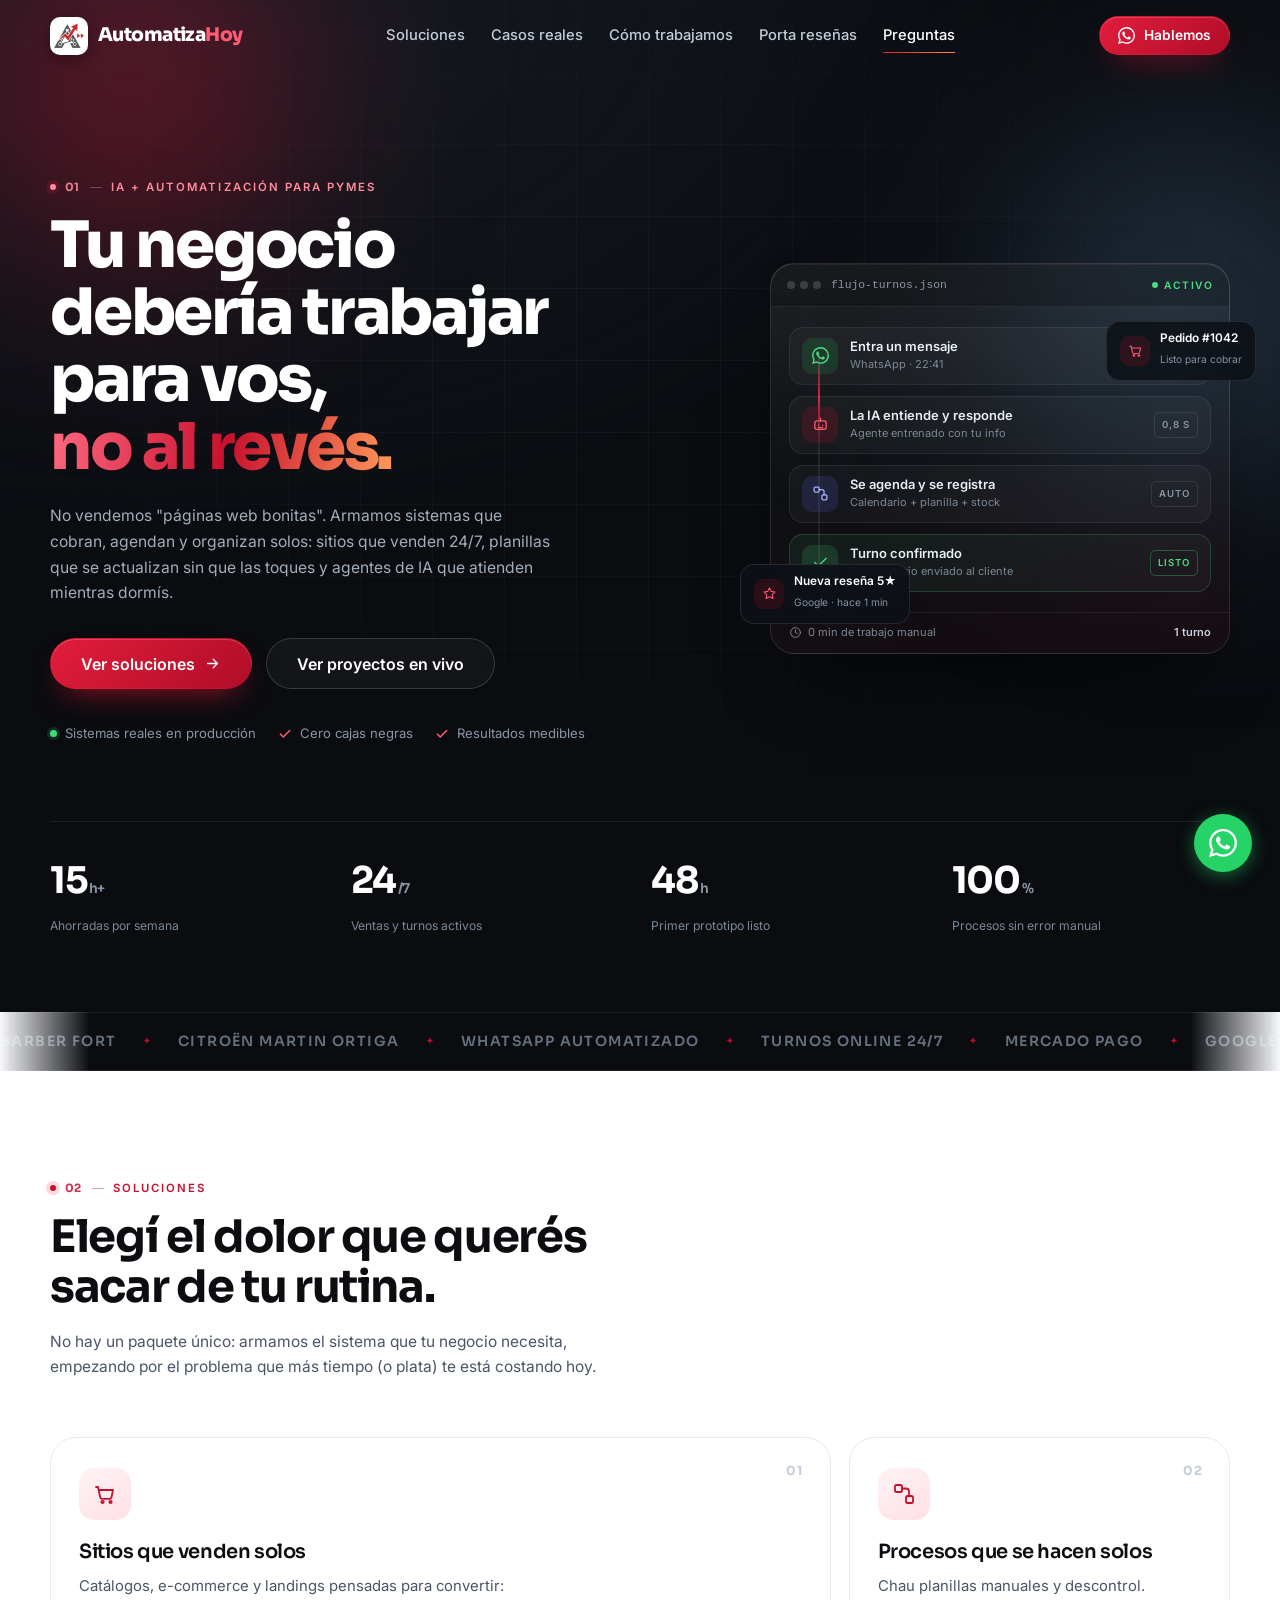
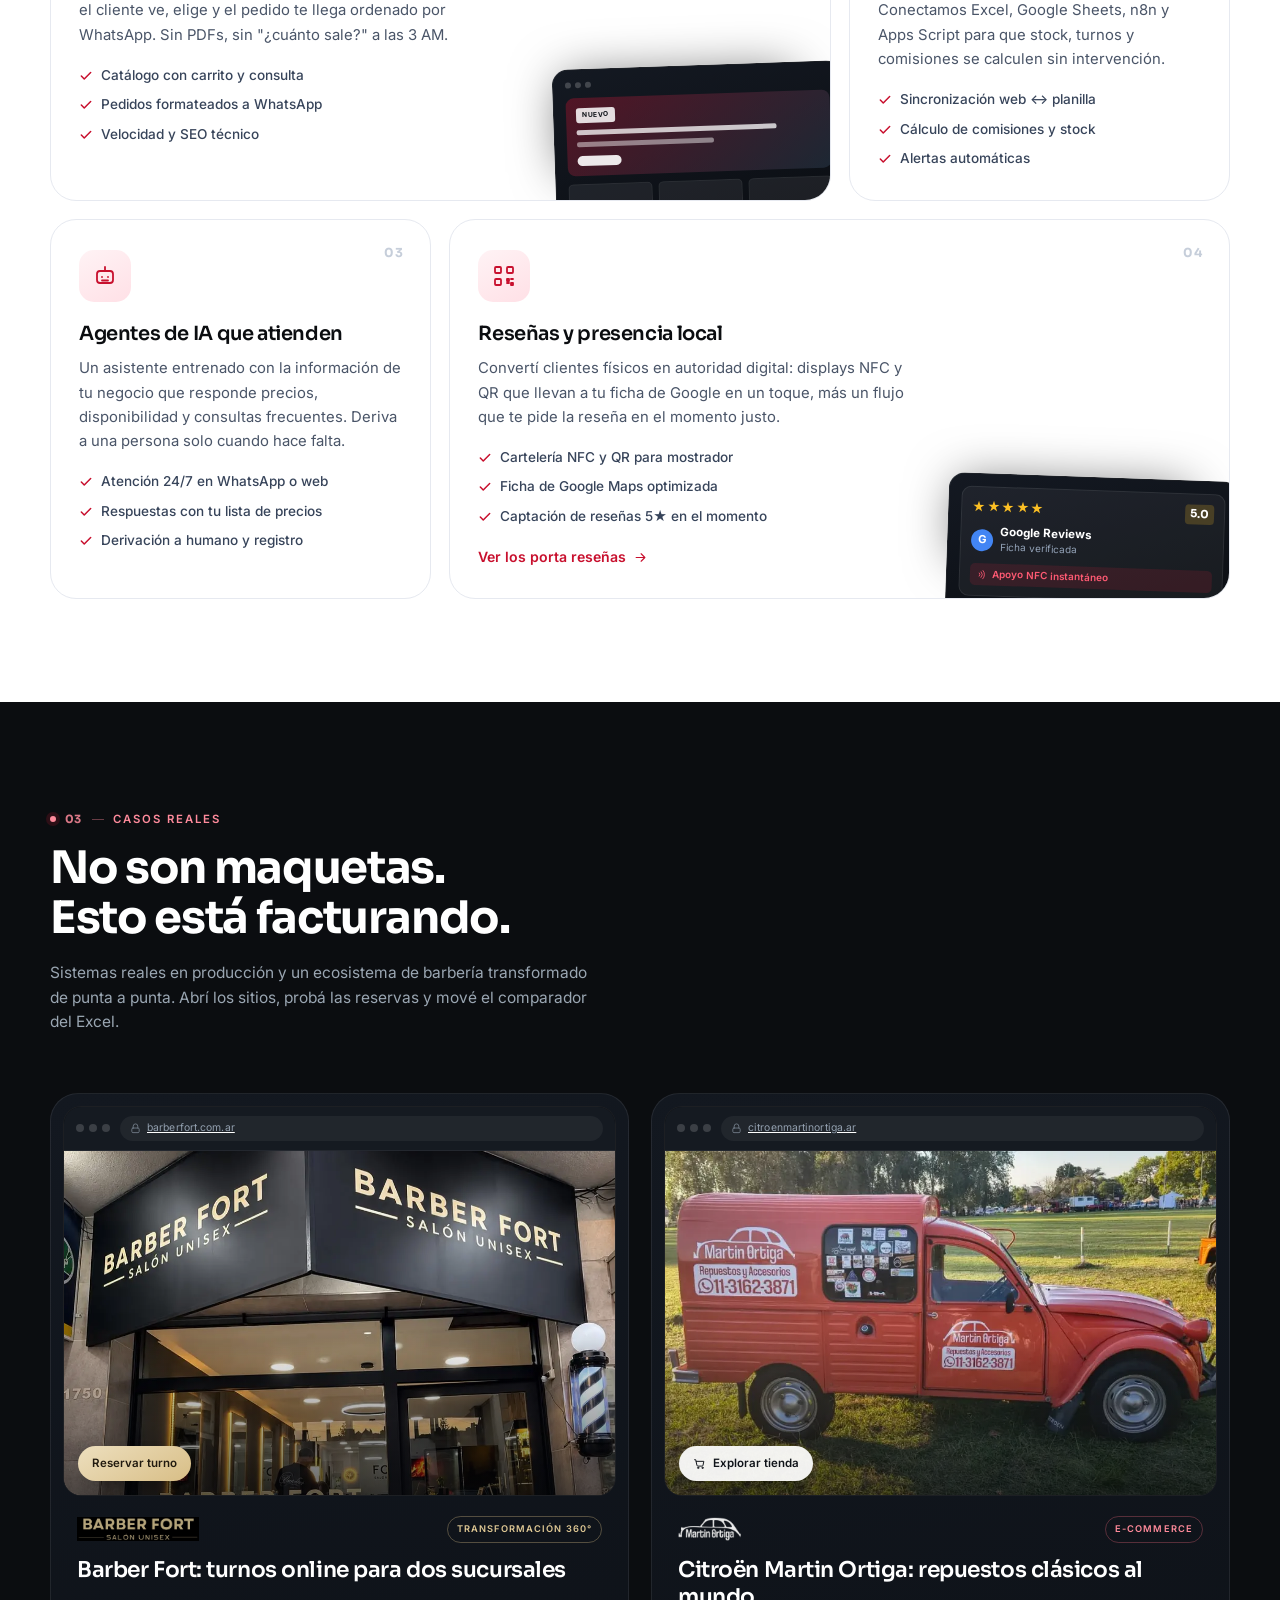
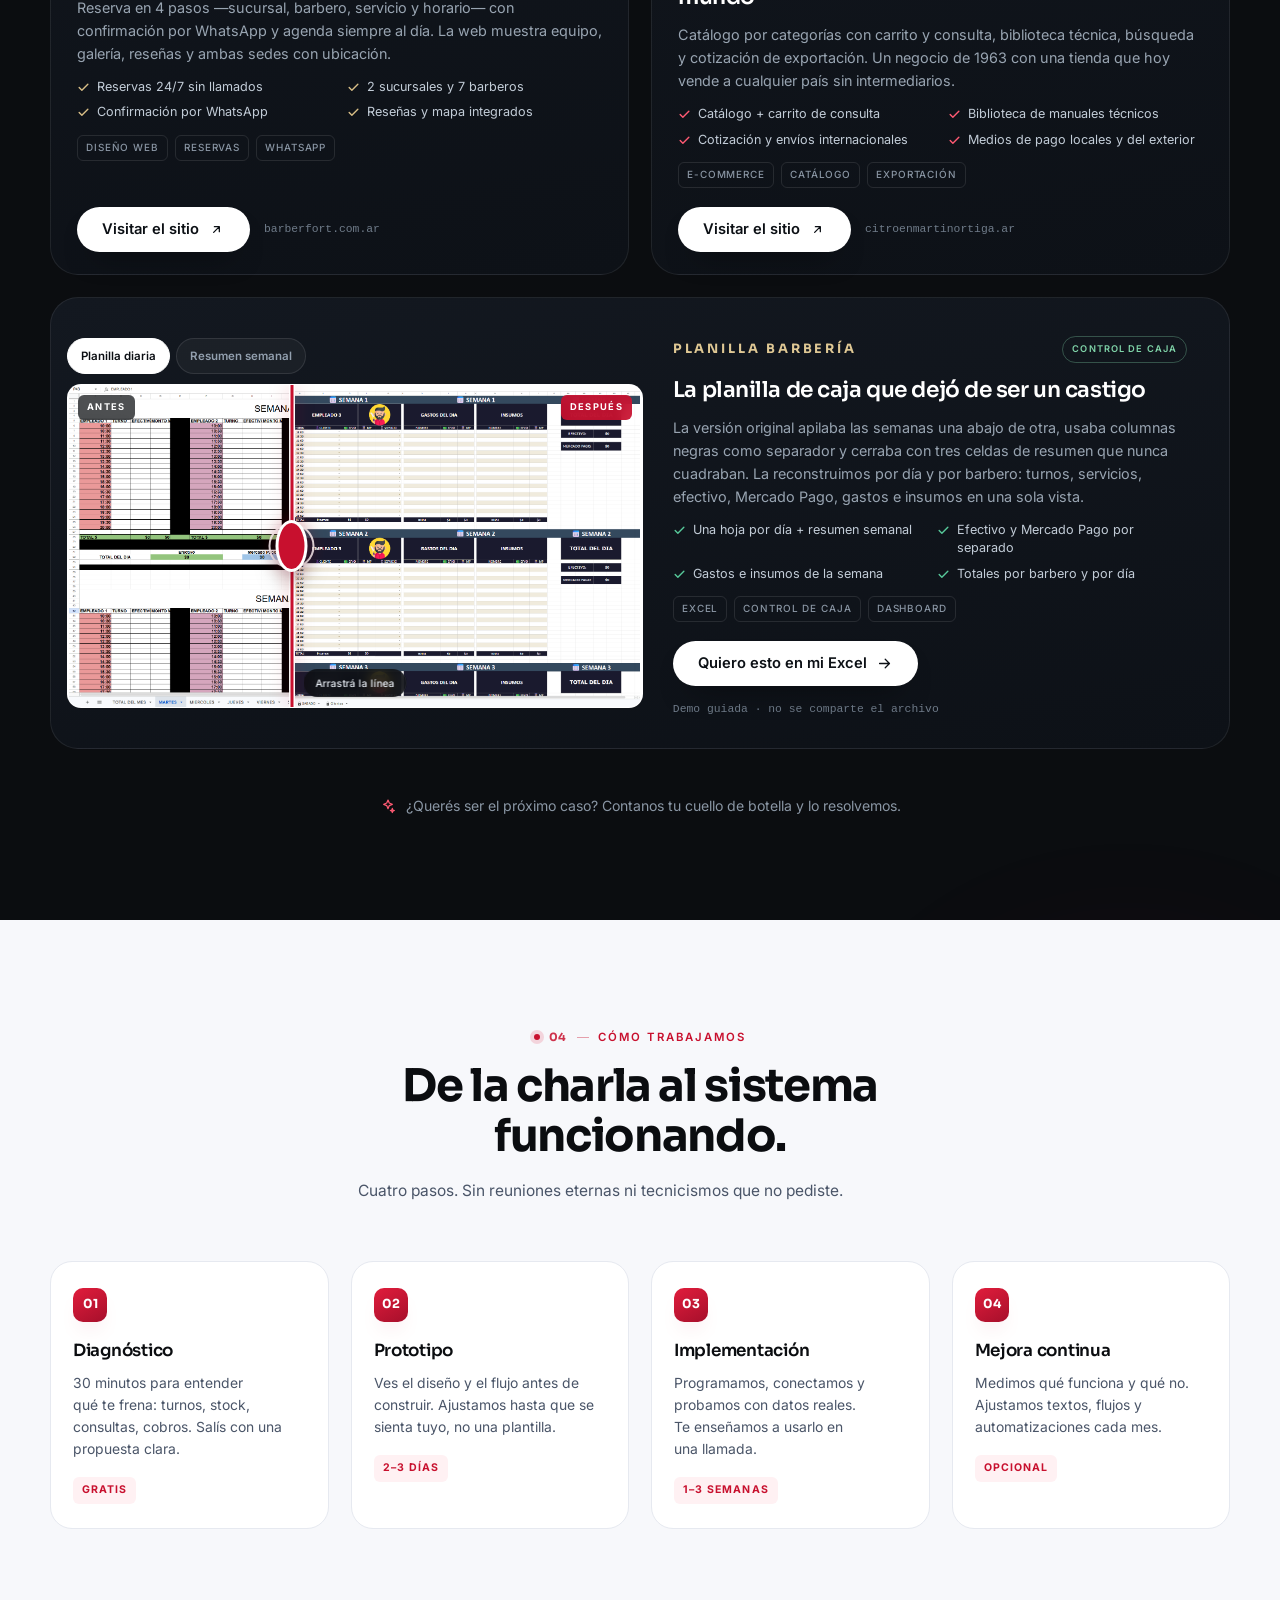
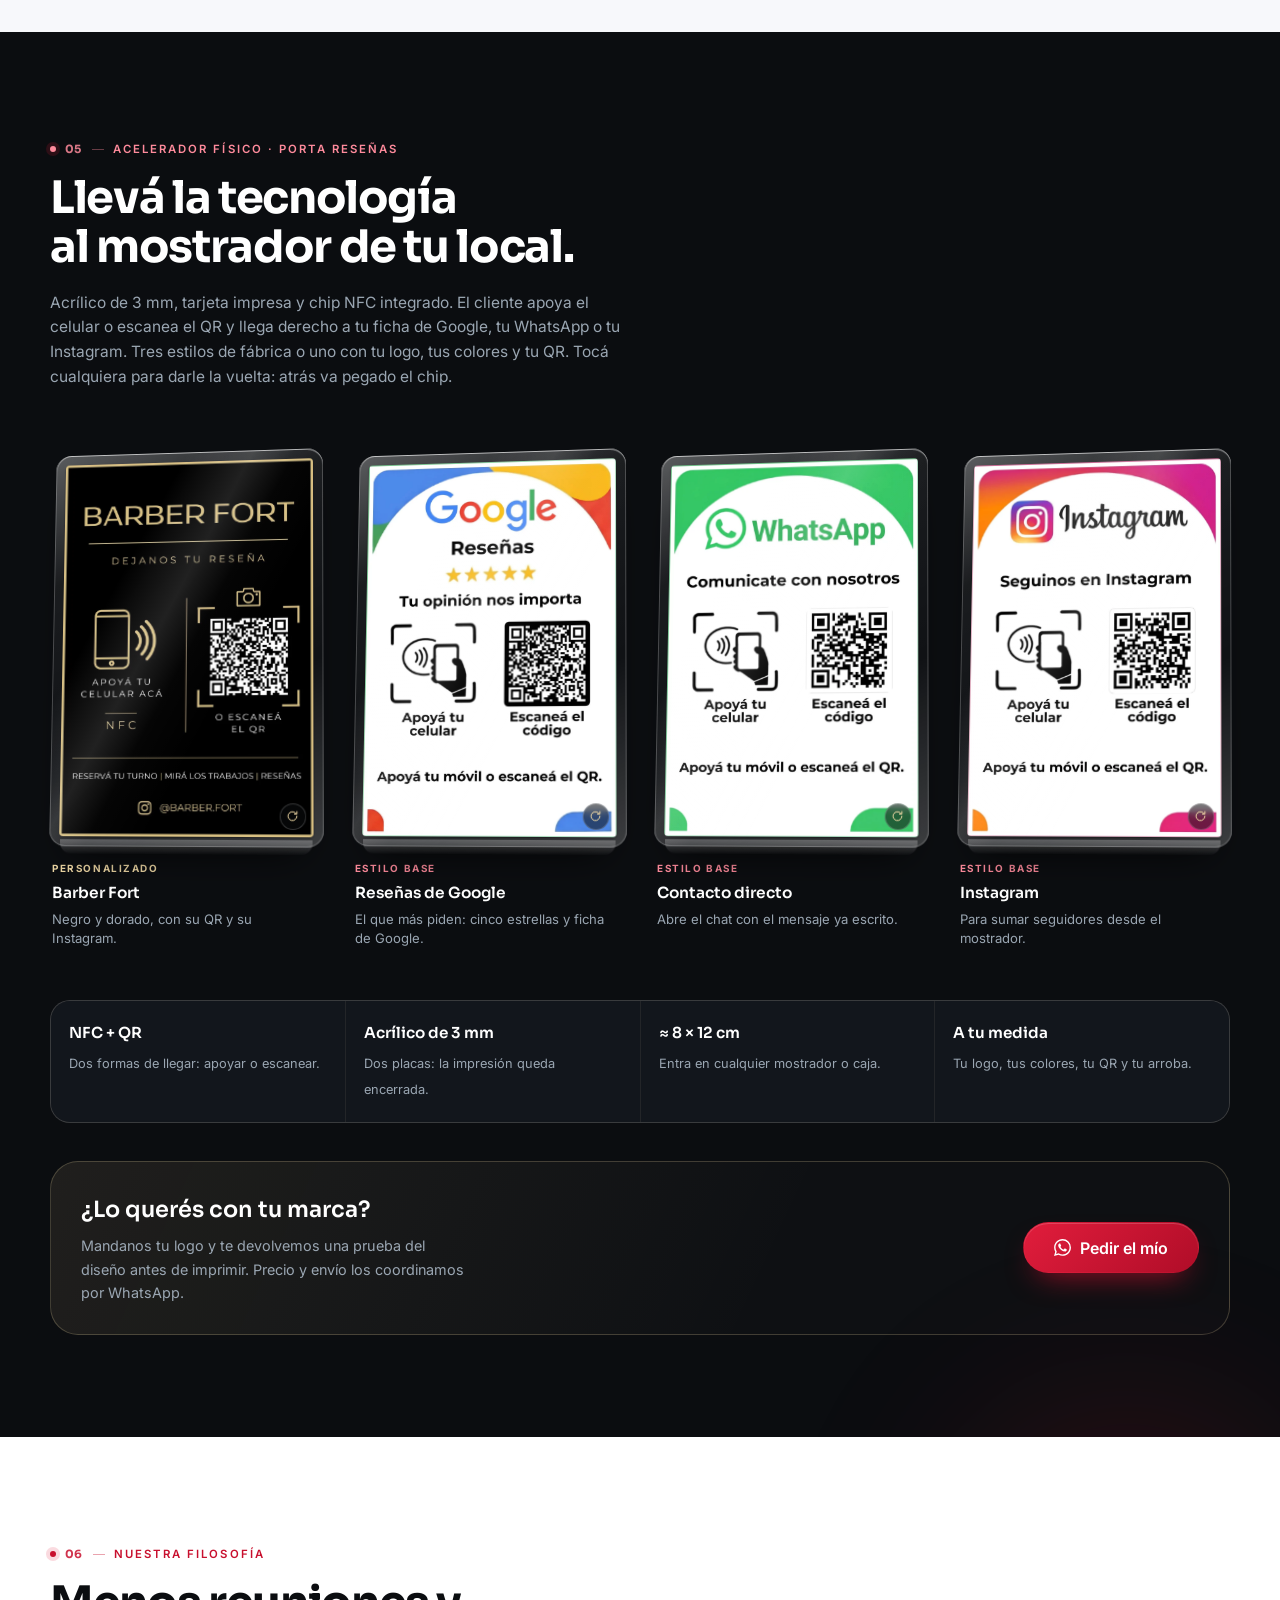
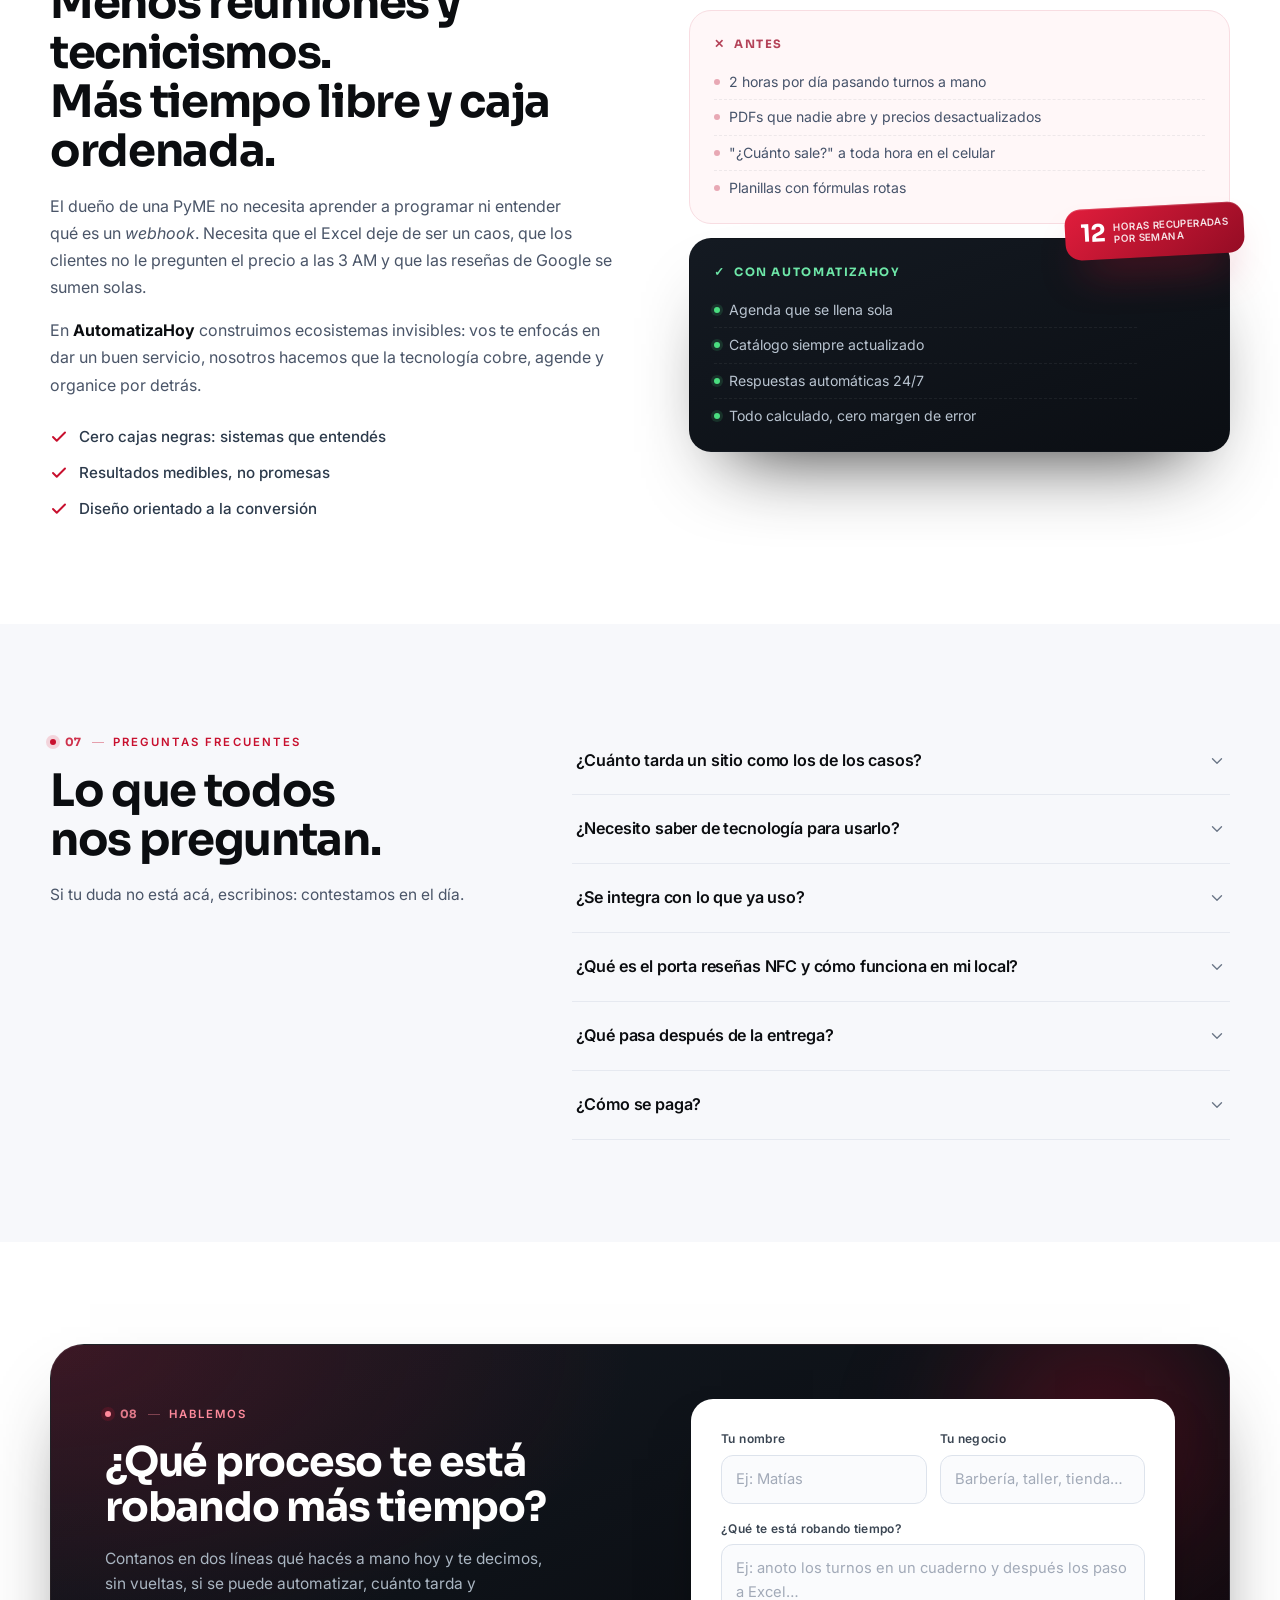
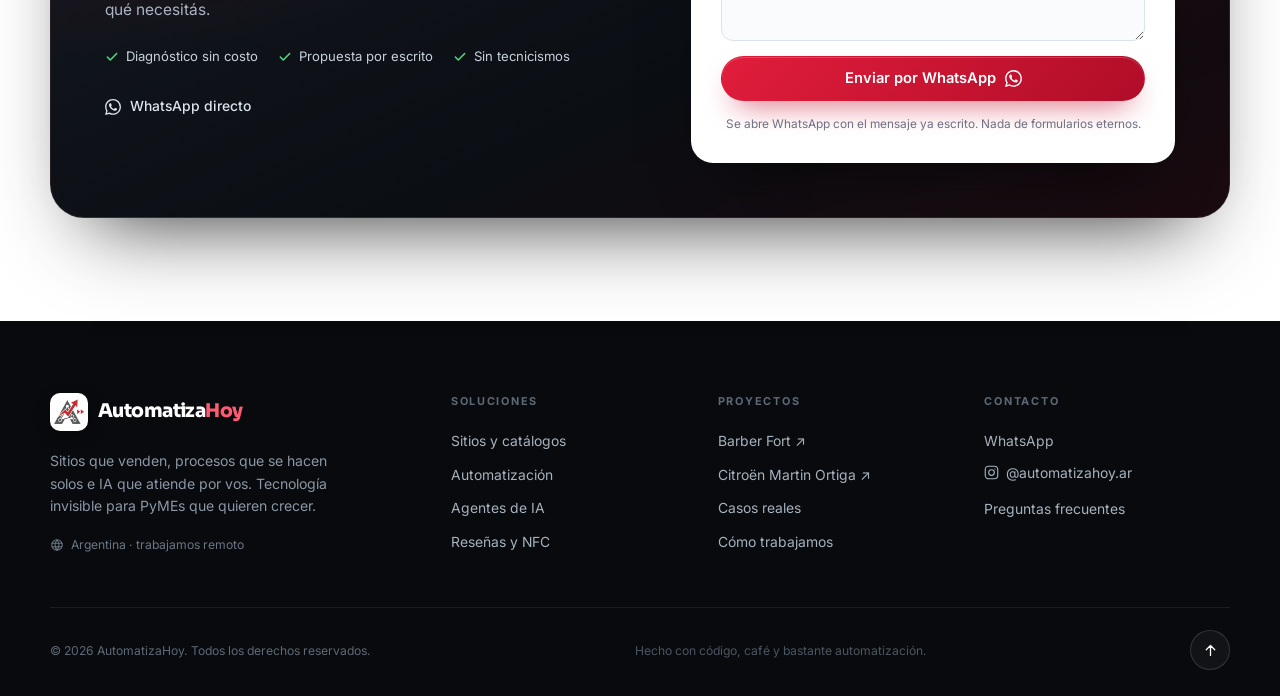
<file: index.html>
<!DOCTYPE html>
<html lang="es-AR">

<head>
  <meta charset="UTF-8">
  <meta name="viewport" content="width=device-width, initial-scale=1.0">
  <meta name="theme-color" content="#0B0D10">

  <title>AutomatizaHoy | IA, automatizaciones y sitios web que venden</title>
  <meta name="description"
    content="Automatizamos los procesos de tu PyME y creamos sitios web que venden solos: turnos online, catálogos con carrito, agentes de IA y planillas que se actualizan sin intervención.">
  <meta name="author" content="AutomatizaHoy">
  <link rel="canonical" href="https://automatizahoy.com.ar/">

  <!-- Open Graph / redes -->
  <meta property="og:type" content="website">
  <meta property="og:locale" content="es_AR">
  <meta property="og:site_name" content="AutomatizaHoy">
  <meta property="og:title" content="AutomatizaHoy | Tu negocio debería trabajar para vos">
  <meta property="og:description"
    content="Sitios web que venden, automatizaciones a medida y agentes de IA para PyMEs. Menos tareas repetitivas, más tiempo para tu negocio.">
  <meta property="og:url" content="https://automatizahoy.com.ar/">
  <meta property="og:image" content="https://automatizahoy.com.ar/assets/img/og.png">
  <meta property="og:image:width" content="1200">
  <meta property="og:image:height" content="630">
  <meta property="og:image:alt" content="AutomatizaHoy: tu negocio debería trabajar para vos, no al revés.">
  <meta name="twitter:card" content="summary_large_image">
  <meta name="twitter:image" content="https://automatizahoy.com.ar/assets/img/og.png">

  <link rel="icon" type="image/x-icon" href="favicon.ico?v=1.4.0">
  <link rel="icon" type="image/png" sizes="32x32" href="assets/img/favicon-32x32.png?v=1.4.0">
  <link rel="icon" type="image/png" sizes="16x16" href="assets/img/favicon-16x16.png?v=1.4.0">
  <link rel="apple-touch-icon" sizes="180x180" href="assets/img/apple-touch-icon.png?v=1.4.0">

  <link rel="preconnect" href="https://fonts.googleapis.com">
  <link rel="preconnect" href="https://fonts.gstatic.com" crossorigin>
  <link href="https://fonts.googleapis.com/css2?family=Inter:wght@400;500;600&family=Sora:wght@600;700;800&display=swap"
    rel="stylesheet">

  <link rel="stylesheet" href="assets/css/styles.css?v=1.4.0">
  <noscript>
    <style>
      [data-reveal] {
        opacity: 1 !important;
        transform: none !important
      }
    </style>
  </noscript>

  <script type="application/ld+json">
  {
    "@context": "https://schema.org",
    "@type": "ProfessionalService",
    "name": "AutomatizaHoy",
    "description": "Agencia de automatización e inteligencia artificial para PyMEs: sitios web, catálogos, turnos online y procesos automatizados.",
    "areaServed": "AR",
    "url": "https://automatizahoy.com.ar/",
    "sameAs": ["https://www.instagram.com/automatizahoy.ar/"],
    "priceRange": "$$"
  }
  </script>
  <script type="application/ld+json">
{
  "@context": "https://schema.org",
  "@type": "FAQPage",
  "mainEntity": [
    {
      "@type": "Question",
      "name": "¿Cuánto tarda un sitio como los de los casos?",
      "acceptedAnswer": {
        "@type": "Answer",
        "text": "Un sitio de una sección con reservas o catálogo simple lleva entre 2 y 4 semanas. Los proyectos de e-commerce con carrito, biblioteca y exportación, entre 4 y 8. Te damos un prototipo en pocos días para que veas el rumbo antes de invertir más tiempo."
      }
    },
    {
      "@type": "Question",
      "name": "¿Necesito saber de tecnología para usarlo?",
      "acceptedAnswer": {
        "@type": "Answer",
        "text": "No. Si sabés usar WhatsApp y abrir un link, podés usar lo que construimos. Te dejamos un instructivo corto y una llamada de capacitación grabada. Y si algo se rompe, lo arreglamos nosotros."
      }
    },
    {
      "@type": "Question",
      "name": "¿Se integra con lo que ya uso?",
      "acceptedAnswer": {
        "@type": "Answer",
        "text": "Sí: Excel, Google Sheets, WhatsApp, Google Calendar, Mercado Pago, Mercado Libre, Instagram, bases de datos y casi cualquier servicio con API. Si algo no se conecta de forma nativa, lo conectamos con n8n o una integración a medida."
      }
    },
    {
      "@type": "Question",
      "name": "¿Qué pasa después de la entrega?",
      "acceptedAnswer": {
        "@type": "Answer",
        "text": "El sitio y las automatizaciones quedan tuyos. Ofrecemos un plan de mantenimiento opcional (hosting, respaldos, cambios menores y mejoras) y soporte por WhatsApp para urgencias. Si preferís manejarlo vos, te entregamos todo documentado."
      }
    },
    {
      "@type": "Question",
      "name": "¿Cómo se paga?",
      "acceptedAnswer": {
        "@type": "Answer",
        "text": "50% para arrancar y 50% contra entrega, en pesos o dólares. Los proyectos de mantenimiento se facturan mensual. Antes de pagar nada tenés la propuesta por escrito, con alcance y tiempos."
      }
    }
  ]
}
  </script>
</head>

<body>
  <a class="skip-link" href="#main">Saltar al contenido</a>
  <div class="scroll-progress" id="scrollProgress" aria-hidden="true"></div>

  <!-- ================= ÍCONOS (sprite SVG) ================= -->
  <svg class="sprite" aria-hidden="true" focusable="false">
    <symbol id="i-bolt" viewBox="0 0 24 24">
      <path d="M13 2 4.5 13.5h5.2L10 22l8.6-11.5h-5.3L13 2Z" />
    </symbol>
    <symbol id="i-arrow" viewBox="0 0 24 24">
      <path d="M5 12h13M13 6l6 6-6 6" />
    </symbol>
    <symbol id="i-ext" viewBox="0 0 24 24">
      <path d="M8 16 16 8M9 8h7v7" />
    </symbol>
    <symbol id="i-check" viewBox="0 0 24 24">
      <path d="M20 6 9 17l-5-5" />
    </symbol>
    <symbol id="i-chev" viewBox="0 0 24 24">
      <path d="m6 9 6 6 6-6" />
    </symbol>
    <symbol id="i-x" viewBox="0 0 24 24">
      <path d="M18 6 6 18M6 6l12 12" />
    </symbol>
    <symbol id="i-wa" viewBox="0 0 24 24">
      <path
        d="M17.47 14.38c-.3-.15-1.76-.87-2.03-.97-.27-.1-.47-.15-.67.15-.2.3-.77.97-.94 1.16-.17.2-.35.22-.64.08-.3-.15-1.26-.47-2.39-1.48-.88-.79-1.48-1.76-1.65-2.06-.17-.3-.02-.46.13-.6.13-.14.3-.35.44-.52.15-.18.2-.3.3-.5.1-.2.05-.37-.02-.52-.08-.15-.67-1.61-.92-2.2-.24-.58-.49-.5-.67-.51h-.57c-.2 0-.52.07-.79.37-.27.3-1.04 1.02-1.04 2.48s1.07 2.88 1.22 3.07c.15.2 2.1 3.2 5.08 4.49.7.3 1.26.49 1.69.62.71.23 1.36.2 1.87.12.57-.09 1.76-.72 2-1.41.25-.7.25-1.29.18-1.42-.08-.12-.28-.2-.58-.35M12.05 21.8h-.01a9.87 9.87 0 0 1-5.03-1.38l-.36-.21-3.74.98 1-3.65-.24-.37a9.86 9.86 0 0 1-1.51-5.26c0-5.45 4.44-9.88 9.89-9.88a9.82 9.82 0 0 1 9.88 9.89c0 5.45-4.43 9.88-9.88 9.88m8.41-18.3A11.82 11.82 0 0 0 12.05 0C5.5 0 .16 5.34.16 11.89c0 2.1.55 4.14 1.59 5.95L.06 24l6.3-1.65a11.88 11.88 0 0 0 5.68 1.45h.01c6.55 0 11.89-5.34 11.89-11.9a11.82 11.82 0 0 0-3.48-8.4" />
    </symbol>
    <symbol id="i-cart" viewBox="0 0 24 24">
      <path d="M3 5h2l2.2 10.2a2 2 0 0 0 2 1.6h7.3a2 2 0 0 0 2-1.6L20 8H6" />
      <circle cx="9.5" cy="20" r="1.2" />
      <circle cx="17.5" cy="20" r="1.2" />
    </symbol>
    <symbol id="i-flow" viewBox="0 0 24 24">
      <rect x="3" y="3" width="7" height="7" rx="1.6" />
      <rect x="14" y="14" width="7" height="7" rx="1.6" />
      <path d="M10 6.5h4a3 3 0 0 1 3 3V14" />
    </symbol>
    <symbol id="i-bot" viewBox="0 0 24 24">
      <rect x="4" y="7" width="16" height="12" rx="3" />
      <path d="M12 3v4M9 13h.01M15 13h.01M9 16.5h6" />
    </symbol>
    <symbol id="i-qr" viewBox="0 0 24 24">
      <rect x="3" y="3" width="6" height="6" rx="1" />
      <rect x="15" y="3" width="6" height="6" rx="1" />
      <rect x="3" y="15" width="6" height="6" rx="1" />
      <path d="M15 15h2v2h-2zM19 15h2M15 19h2M19 19h2v2h-2z" />
    </symbol>
    <symbol id="i-flip" viewBox="0 0 24 24">
      <path d="M20 12a8 8 0 1 1-2.6-5.9" />
      <path d="M20 3.8v4.4h-4.4" />
    </symbol>
    <symbol id="i-waves" viewBox="0 0 24 24">
      <path d="M7.5 8.6a5 5 0 0 1 0 6.8M11.4 5.8a9 9 0 0 1 0 12.4M15.3 3a13 13 0 0 1 0 18" />
    </symbol>
    <symbol id="i-star" viewBox="0 0 24 24">
      <path d="m12 3 2.7 5.6 6.1.9-4.4 4.3 1 6.1L12 17l-5.4 2.9 1-6.1L3.2 9.5l6.1-.9L12 3Z" />
    </symbol>
    <symbol id="i-mail" viewBox="0 0 24 24">
      <rect x="3" y="5" width="18" height="14" rx="2.5" />
      <path d="m3.5 7 8.5 6 8.5-6" />
    </symbol>
    <symbol id="i-clock" viewBox="0 0 24 24">
      <circle cx="12" cy="12" r="9" />
      <path d="M12 7v5l3.5 2" />
    </symbol>
    <symbol id="i-up" viewBox="0 0 24 24">
      <path d="M12 19V5M6 11l6-6 6 6" />
    </symbol>
    <symbol id="i-spark" viewBox="0 0 24 24">
      <path d="m12 3 1.9 4.6L18.5 9.5l-4.6 1.9L12 16l-1.9-4.6L5.5 9.5l4.6-1.9L12 3Z" />
      <path d="M18.5 15.5 19.3 18l2.2.8-2.2.8-.8 2.2-.8-2.2-2.2-.8 2.2-.8.8-2.5Z" />
    </symbol>
    <symbol id="i-globe" viewBox="0 0 24 24">
      <circle cx="12" cy="12" r="9" />
      <path d="M3.5 9h17M3.5 15h17M12 3a15 15 0 0 0 0 18 15 15 0 0 0 0-18Z" />
    </symbol>
    <symbol id="i-menu" viewBox="0 0 24 24">
      <path d="M4 7h16M4 12h16M4 17h16" />
    </symbol>
    <symbol id="i-ig" viewBox="0 0 24 24">
      <rect x="2" y="2" width="20" height="20" rx="5.5" />
      <circle cx="12" cy="12" r="4.5" />
      <circle cx="17.5" cy="6.5" r="1" fill="currentColor" stroke="none" />
    </symbol>
  </svg>

  <!-- ================= NAV ================= -->
  <header class="nav" id="nav">
    <div class="nav__inner">
      <a class="brand" href="#top" aria-label="AutomatizaHoy, ir al inicio">
        <span class="brand__mark"><img src="assets/img/isotipo.webp" alt="AutomatizaHoy" width="38" height="38"></span>
        <span class="brand__name">Automatiza<span>Hoy</span></span>
      </a>

      <nav class="nav__links" aria-label="Navegación principal">
        <a href="#servicios">Soluciones</a>
        <a href="#casos">Casos reales</a>
        <a href="#proceso">Cómo trabajamos</a>
        <a href="#porta-resenas">Porta reseñas</a>
        <a href="#faq">Preguntas</a>
      </nav>

      <div class="nav__actions">
        <a class="btn btn--primary btn--sm nav__cta" href="#contacto" data-wa
          data-wa-msg="¡Hola! Quiero automatizar mi negocio.">
          <svg class="icon icon--solid" aria-hidden="true">
            <use href="#i-wa" />
          </svg>
          Hablemos
        </a>
        <button class="burger" id="burger" aria-label="Abrir menú" aria-expanded="false" aria-controls="mobileMenu">
          <span></span><span></span><span></span>
        </button>
      </div>
    </div>
  </header>

  <div class="mobile-menu" id="mobileMenu" role="dialog" aria-modal="true" aria-label="Menú" hidden>
    <div class="mobile-menu__head">
      <span class="brand__name">Automatiza<span>Hoy</span></span>
      <button class="mobile-menu__close" id="menuClose" aria-label="Cerrar menú">
        <svg class="icon">
          <use href="#i-x" />
        </svg>
      </button>
    </div>
    <nav class="mobile-menu__links" aria-label="Navegación móvil">
      <a href="#servicios"><span>01</span> Soluciones</a>
      <a href="#casos"><span>02</span> Casos reales</a>
      <a href="#proceso"><span>03</span> Cómo trabajamos</a>
      <a href="#porta-resenas"><span>04</span> Porta reseñas</a>
      <a href="#nosotros"><span>05</span> Nuestra filosofía</a>
      <a href="#faq"><span>06</span> Preguntas</a>
      <a href="#contacto"><span>07</span> Contacto</a>
    </nav>
    <a class="btn btn--primary btn--block" href="#contacto" data-wa data-wa-msg="¡Hola! Quiero automatizar mi negocio.">
      <svg class="icon icon--solid" aria-hidden="true">
        <use href="#i-wa" />
      </svg> Escribinos por WhatsApp
    </a>
  </div>

  <main id="main">

    <!-- ================= HERO ================= -->
    <section class="hero" id="top">
      <div class="hero__glow hero__glow--red" aria-hidden="true"></div>
      <div class="hero__glow hero__glow--blue" aria-hidden="true"></div>
      <div class="hero__grid-lines" aria-hidden="true"></div>

      <div class="container hero__inner">
        <div class="hero__copy">
          <p class="eyebrow" data-reveal>
            <span class="eyebrow__dot" aria-hidden="true"></span><span class="eyebrow__num" aria-hidden="true">01</span>
            IA + automatización para PyMEs
          </p>

          <h1 class="hero__title" data-reveal style="--d:1">
            Tu negocio debería trabajar para vos,
            <span class="grad">no al revés.</span>
          </h1>

          <p class="hero__lead" data-reveal style="--d:2">
            No vendemos "páginas web bonitas". Armamos sistemas que cobran, agendan y organizan
            solos: sitios que venden 24/7, planillas que se actualizan sin que las toques y
            agentes de IA que atienden mientras dormís.
          </p>

          <div class="hero__cta" data-reveal style="--d:3">
            <a class="btn btn--primary btn--lg" href="#servicios">
              Ver soluciones <svg class="icon" aria-hidden="true">
                <use href="#i-arrow" />
              </svg>
            </a>
            <a class="btn btn--ghost btn--lg" href="#casos">Ver proyectos en vivo</a>
          </div>

          <ul class="hero__proof" data-reveal style="--d:4">
            <li><span class="live-dot" aria-hidden="true"></span> Sistemas reales en producción</li>
            <li><svg class="icon" aria-hidden="true">
                <use href="#i-check" />
            </svg> Cero cajas negras</li>
            <li><svg class="icon" aria-hidden="true">
                <use href="#i-check" />
              </svg> Resultados medibles</li>
          </ul>
        </div>

        <!-- Panel de flujo automatizado -->
        <div class="hero__visual" data-reveal="zoom" style="--d:2">
          <div class="flow">
            <div class="flow__bar">
              <span class="flow__dots" aria-hidden="true"><i></i><i></i><i></i></span>
              <span class="flow__file">flujo-turnos.json</span>
              <span class="flow__live"><i aria-hidden="true"></i> activo</span>
            </div>

            <div class="flow__body">
              <div class="flow__track" aria-hidden="true"><span></span></div>

              <div class="flow__node">
                <span class="flow__icon flow__icon--wa"><svg class="icon icon--solid">
                    <use href="#i-wa" />
                  </svg></span>
                <div class="flow__meta">
                  <p>Entra un mensaje</p>
                  <span>WhatsApp · 22:41</span>
                </div>
                <span class="flow__tag">nuevo</span>
              </div>

              <div class="flow__node">
                <span class="flow__icon flow__icon--ai"><svg class="icon">
                    <use href="#i-bot" />
                  </svg></span>
                <div class="flow__meta">
                  <p>La IA entiende y responde</p>
                  <span>Agente entrenado con tu info</span>
                </div>
                <span class="flow__tag">0,8 s</span>
              </div>

              <div class="flow__node">
                <span class="flow__icon flow__icon--flow"><svg class="icon">
                    <use href="#i-flow" />
                  </svg></span>
                <div class="flow__meta">
                  <p>Se agenda y se registra</p>
                  <span>Calendario + planilla + stock</span>
                </div>
                <span class="flow__tag">auto</span>
              </div>

              <div class="flow__node flow__node--done">
                <span class="flow__icon flow__icon--ok"><svg class="icon">
                    <use href="#i-check" />
                  </svg></span>
                <div class="flow__meta">
                  <p>Turno confirmado</p>
                  <span>Recordatorio enviado al cliente</span>
                </div>
                <span class="flow__tag flow__tag--ok">listo</span>
              </div>
            </div>

            <div class="flow__foot">
              <span><svg class="icon" aria-hidden="true">
                  <use href="#i-clock" />
                </svg> 0 min de trabajo manual</span>
              <span class="flow__count">1 turno</span>
            </div>
          </div>

          <div class="float-chip float-chip--a" aria-hidden="true">
            <span class="float-chip__icon"><svg class="icon">
                <use href="#i-star" />
              </svg></span>
            <div><strong>Nueva reseña 5★</strong><small>Google · hace 1 min</small></div>
          </div>

          <div class="float-chip float-chip--b" aria-hidden="true">
            <span class="float-chip__icon"><svg class="icon">
                <use href="#i-cart" />
              </svg></span>
            <div><strong>Pedido #1042</strong><small>Listo para cobrar</small></div>
          </div>
        </div>
      </div>

      <div class="container hero__stats" data-reveal style="--d:1">
        <div class="stat">
          <span class="stat__num"><b data-count="15">0</b><small>h+</small></span>
          <span class="stat__label">Ahorradas por semana</span>
        </div>
        <div class="stat">
          <span class="stat__num"><b data-count="24">0</b><small>/7</small></span>
          <span class="stat__label">Ventas y turnos activos</span>
        </div>
        <div class="stat">
          <span class="stat__num"><b data-count="48">0</b><small>h</small></span>
          <span class="stat__label">Primer prototipo listo</span>
        </div>
        <div class="stat">
          <span class="stat__num"><b data-count="100">0</b><small>%</small></span>
          <span class="stat__label">Procesos sin error manual</span>
        </div>
      </div>
    </section>

    <!-- ================= MARQUEE ================= -->
    <div class="marquee" aria-label="Tecnologías y proyectos">
      <div class="marquee__track">
        <span>Barber Fort</span><i aria-hidden="true">✦</i>
        <span>Citroën Martin Ortiga</span><i aria-hidden="true">✦</i>
        <span>WhatsApp Automatizado</span><i aria-hidden="true">✦</i>
        <span>Turnos Online 24/7</span><i aria-hidden="true">✦</i>
        <span>Mercado Pago</span><i aria-hidden="true">✦</i>
        <span>Google Sheets & Excel</span><i aria-hidden="true">✦</i>
        <span>Google Calendar</span><i aria-hidden="true">✦</i>
        <span>Displays NFC & QR</span><i aria-hidden="true">✦</i>
        <span>Barber Fort</span><i aria-hidden="true">✦</i>
        <span>Citroën Martin Ortiga</span><i aria-hidden="true">✦</i>
        <span>WhatsApp Automatizado</span><i aria-hidden="true">✦</i>
        <span>Turnos Online 24/7</span><i aria-hidden="true">✦</i>
        <span>Mercado Pago</span><i aria-hidden="true">✦</i>
        <span>Google Sheets & Excel</span><i aria-hidden="true">✦</i>
        <span>Google Calendar</span><i aria-hidden="true">✦</i>
        <span>Displays NFC & QR</span><i aria-hidden="true">✦</i>
      </div>
    </div>

    <!-- ================= SERVICIOS ================= -->
    <section class="section section--light" id="servicios">
      <div class="container">
        <header class="section__head">
          <p class="eyebrow eyebrow--dark" data-reveal><span class="eyebrow__dot" aria-hidden="true"></span><span
              class="eyebrow__num" aria-hidden="true">02</span> Soluciones
          </p>
          <h2 class="section__title" data-reveal style="--d:1">Elegí el dolor que querés<br>sacar de tu rutina.</h2>
          <p class="section__sub" data-reveal style="--d:2">
            No hay un paquete único: armamos el sistema que tu negocio necesita, empezando por
            el problema que más tiempo (o plata) te está costando hoy.
          </p>
        </header>

        <div class="bento">
          <article class="svc svc--wide" data-spotlight data-reveal>
            <span class="svc__num" aria-hidden="true">01</span>
            <span class="svc__icon"><svg class="icon">
                <use href="#i-cart" />
              </svg></span>
            <h3>Sitios que venden solos</h3>
            <p>
              Catálogos, e-commerce y landings pensadas para convertir: el cliente ve, elige y
              el pedido te llega ordenado por WhatsApp. Sin PDFs, sin "¿cuánto sale?" a las 3 AM.
            </p>
            <ul class="svc__list">
              <li><svg class="icon">
                  <use href="#i-check" />
                </svg> Catálogo con carrito y consulta</li>
              <li><svg class="icon">
                  <use href="#i-check" />
                </svg> Pedidos formateados a WhatsApp</li>
              <li><svg class="icon">
                  <use href="#i-check" />
                </svg> Velocidad y SEO técnico</li>
            </ul>
            <div class="svc__mock" aria-hidden="true">
              <div class="dots"><i></i><i></i><i></i></div>
              <div class="hero-mini"><span class="hero-mini__chip">Nuevo</span><span
                  class="hero-mini__line"></span><span class="hero-mini__line hero-mini__line--short"></span><span
                  class="hero-mini__btn"></span></div>
              <div class="grid-mini"><i></i><i></i><i></i></div>
            </div>
          </article>

          <article class="svc" data-spotlight data-reveal style="--d:1">
            <span class="svc__num" aria-hidden="true">02</span>
            <span class="svc__icon"><svg class="icon">
                <use href="#i-flow" />
              </svg></span>
            <h3>Procesos que se hacen solos</h3>
            <p>
              Chau planillas manuales y descontrol. Conectamos Excel, Google Sheets, n8n y
              Apps Script para que stock, turnos y comisiones se calculen sin intervención.
            </p>
            <ul class="svc__list">
              <li><svg class="icon">
                  <use href="#i-check" />
                </svg> Sincronización web ↔ planilla</li>
              <li><svg class="icon">
                  <use href="#i-check" />
                </svg> Cálculo de comisiones y stock</li>
              <li><svg class="icon">
                  <use href="#i-check" />
                </svg> Alertas automáticas</li>
            </ul>
          </article>

          <article class="svc" data-spotlight data-reveal style="--d:2">
            <span class="svc__num" aria-hidden="true">03</span>
            <span class="svc__icon"><svg class="icon">
                <use href="#i-bot" />
              </svg></span>
            <h3>Agentes de IA que atienden</h3>
            <p>
              Un asistente entrenado con la información de tu negocio que responde precios,
              disponibilidad y consultas frecuentes. Deriva a una persona solo cuando hace falta.
            </p>
            <ul class="svc__list">
              <li><svg class="icon">
                  <use href="#i-check" />
                </svg> Atención 24/7 en WhatsApp o web</li>
              <li><svg class="icon">
                  <use href="#i-check" />
                </svg> Respuestas con tu lista de precios</li>
              <li><svg class="icon">
                  <use href="#i-check" />
                </svg> Derivación a humano y registro</li>
            </ul>
          </article>

            <article class="svc svc--wide svc--reviews" data-spotlight data-reveal style="--d:3">
              <span class="svc__num" aria-hidden="true">04</span>
              <span class="svc__icon"><svg class="icon">
                  <use href="#i-qr" />
                </svg></span>
              <h3>Reseñas y presencia local</h3>
              <p>
                Convertí clientes físicos en autoridad digital: displays NFC y QR que llevan a tu
                ficha de Google en un toque, más un flujo que te pide la reseña en el momento justo.
              </p>
              <ul class="svc__list">
                <li><svg class="icon">
                    <use href="#i-check" />
                </svg> Cartelería NFC y QR para mostrador</li>
                <li><svg class="icon">
                    <use href="#i-check" />
                </svg> Ficha de Google Maps optimizada</li>
                <li><svg class="icon">
                    <use href="#i-check" />
                </svg> Captación de reseñas 5★ en el momento</li>
              </ul>
              <div class="svc__mock svc__mock--review" aria-hidden="true">
                <div class="review-mini">
                  <div class="review-mini__top">
                    <span class="review-mini__stars">★★★★★</span>
                    <span class="review-mini__score">5.0</span>
                  </div>
                  <div class="review-mini__author">
                    <span class="review-mini__avatar">G</span>
                    <div>
                      <strong>Google Reviews</strong>
                      <small>Ficha verificada</small>
                    </div>
                  </div>
                  <div class="review-mini__tag">
                    <svg class="icon">
                      <use href="#i-waves" />
                    </svg>
                    <span>Apoyo NFC instantáneo</span>
                  </div>
                </div>
              </div>
              <a class="svc__link" href="#porta-resenas">Ver los porta reseñas
                <svg class="icon" aria-hidden="true">
                  <use href="#i-arrow" />
                </svg>
              </a>
            </article>
        </div>
      </div>
    </section>

    <!-- ================= CASOS ================= -->
    <section class="section section--dark" id="casos">
      <div class="container">
        <header class="section__head">
          <p class="eyebrow" data-reveal><span class="eyebrow__dot" aria-hidden="true"></span><span class="eyebrow__num"
              aria-hidden="true">03</span> Casos reales</p>
          <h2 class="section__title" data-reveal style="--d:1">No son maquetas.<br>Esto está facturando.</h2>
          <p class="section__sub section__sub--dark" data-reveal style="--d:2">
            Sistemas reales en producción y un ecosistema de barbería transformado de punta a punta.
            Abrí los sitios, probá las reservas y mové el comparador del Excel.
          </p>
        </header>

        <div class="cases">
            <!-- CASO 1 · Barber Fort (Web + Reservas) -->
            <article class="case case--barber" data-spotlight data-reveal>
              <a class="case__media" href="https://barberfort.com.ar" target="_blank" rel="noopener"
                aria-label="Abrir el sitio de Barber Fort en una pestaña nueva">
                <div class="browser">
                  <div class="browser__top">
                    <span class="browser__dots" aria-hidden="true"><i></i><i></i><i></i></span>
                    <span class="browser__url">
                      <svg class="icon" viewBox="0 0 24 24" aria-hidden="true">
                        <path d="M7 11V7a5 5 0 0 1 10 0v4" />
                        <rect x="4" y="11" width="16" height="10" rx="2.5" />
                      </svg>
                      barberfort.com.ar
                    </span>
                  </div>
                  <div class="browser__screen">
                    <img src="assets/img/barberfort-sucursal.webp"
                      alt="Frente de Barber Fort, sucursal Olavarría, con el cartel iluminado y la barbería adentro"
                      width="1053" height="1336" loading="lazy" decoding="async">
                    <div class="browser__overlay" aria-hidden="true">
                      <span class="mini-pill">Reservar turno</span>
                    </div>
                  </div>
                </div>
              </a>

              <div class="case__body">
                <div class="case__brand">
                  <img src="assets/img/barberfort-logo.webp" alt="Barber Fort Salón Unisex" width="1320" height="260"
                    loading="lazy" decoding="async">
                  <span class="case__badge case__badge--gold">Transformación 360°</span>
                </div>
                <h3>Barber Fort: turnos online para dos sucursales</h3>
                <p>
                  Reserva en 4 pasos —sucursal, barbero, servicio y horario— con confirmación por
                  WhatsApp y agenda siempre al día. La web muestra equipo, galería, reseñas y ambas
                  sedes con ubicación.
                </p>
                <ul class="case__list">
                  <li><svg class="icon">
                      <use href="#i-check" />
                    </svg> Reservas 24/7 sin llamados</li>
                  <li><svg class="icon">
                      <use href="#i-check" />
                    </svg> 2 sucursales y 7 barberos</li>
                  <li><svg class="icon">
                      <use href="#i-check" />
                    </svg> Confirmación por WhatsApp</li>
                  <li><svg class="icon">
                      <use href="#i-check" />
                    </svg> Reseñas y mapa integrados</li>
                </ul>
                <div class="case__tags">
                  <span>Diseño web</span><span>Reservas</span><span>WhatsApp</span>
                </div>
                <div class="case__actions">
                  <a class="btn btn--light" href="https://barberfort.com.ar" target="_blank" rel="noopener">
                    Visitar el sitio <svg class="icon" aria-hidden="true">
                      <use href="#i-ext" />
                    </svg>
                  </a>
                  <span class="case__url">barberfort.com.ar</span>
                </div>
              </div>
            </article>

            <!-- CASO 2 · Citroën Martin Ortiga -->
            <article class="case case--citroen" data-spotlight data-reveal style="--d:1">
              <a class="case__media" href="https://citroenmartinortiga.ar/" target="_blank" rel="noopener"
                aria-label="Abrir el sitio de Citroën Martin Ortiga en una pestaña nueva">
                <div class="browser">
                  <div class="browser__top">
                    <span class="browser__dots" aria-hidden="true"><i></i><i></i><i></i></span>
                    <span class="browser__url">
                      <svg class="icon" viewBox="0 0 24 24" aria-hidden="true">
                        <path d="M7 11V7a5 5 0 0 1 10 0v4" />
                        <rect x="4" y="11" width="16" height="10" rx="2.5" />
                      </svg>
                      citroenmartinortiga.ar
                    </span>
                  </div>
                  <div class="browser__screen">
                    <img src="assets/img/citroen-hero.webp"
                      alt="Citroën 3CV rojo restaurado por Martin Ortiga, estacionado en un parque" width="1400"
                      height="563" loading="lazy" decoding="async">
                    <div class="browser__overlay" aria-hidden="true">
                      <span class="mini-pill mini-pill--cart"><svg class="icon">
                          <use href="#i-cart" />
                        </svg> Explorar tienda</span>
                    </div>
                  </div>
                </div>
              </a>

              <div class="case__body">
                <div class="case__brand">
                  <img class="case__logo case__logo--dark" src="assets/img/citroen-logo.webp"
                    alt="Martin Ortiga, repuestos clásicos" width="168" height="64" loading="lazy" decoding="async">
                  <span class="case__badge">E-commerce</span>
                </div>
                <h3>Citroën Martin Ortiga: repuestos clásicos al mundo</h3>
                <p>
                  Catálogo por categorías con carrito y consulta, biblioteca técnica, búsqueda y
                  cotización de exportación. Un negocio de 1963 con una tienda que hoy vende a
                  cualquier país sin intermediarios.
                </p>
                <ul class="case__list">
                  <li><svg class="icon">
                      <use href="#i-check" />
                    </svg> Catálogo + carrito de consulta</li>
                  <li><svg class="icon">
                      <use href="#i-check" />
                    </svg> Biblioteca de manuales técnicos</li>
                  <li><svg class="icon">
                      <use href="#i-check" />
                    </svg> Cotización y envíos internacionales</li>
                  <li><svg class="icon">
                      <use href="#i-check" />
                    </svg> Medios de pago locales y del exterior</li>
                </ul>
                <div class="case__tags">
                  <span>E-commerce</span><span>Catálogo</span><span>Exportación</span>
                </div>
                <div class="case__actions">
                  <a class="btn btn--light" href="https://citroenmartinortiga.ar/" target="_blank" rel="noopener">
                    Visitar el sitio <svg class="icon" aria-hidden="true">
                      <use href="#i-ext" />
                    </svg>
                  </a>
                  <span class="case__url">citroenmartinortiga.ar</span>
                </div>
              </div>
            </article>

            <!-- CASO 3 · Barber Fort (Planilla de Caja Backoffice) -->
            <article class="case case--wide case--excel" data-spotlight data-reveal>
              <div class="case__media case__media--excel">
                <div class="excel-tabs" role="tablist" aria-label="Vistas del Excel de Barber Fort">
                  <button class="excel-tab is-active" id="tabPlanilla" role="tab" aria-selected="true"
                    aria-controls="cmpPlanilla">Planilla diaria</button>
                  <button class="excel-tab" id="tabResumen" role="tab" aria-selected="false" aria-controls="cmpResumen"
                    tabindex="-1">Resumen semanal</button>
                </div>

                <div class="cmp" id="cmpPlanilla" role="tabpanel" aria-labelledby="tabPlanilla" data-compare>
                  <img src="assets/img/excel/planilla-antes.webp"
                    alt="Planilla vieja de Barber Fort: las semanas apiladas una debajo de otra, columnas cortadas y celdas pintadas a mano"
                    width="1919" height="1079" loading="lazy" decoding="async">
                  <div class="cmp__after">
                    <img src="assets/img/excel/planilla-despues.webp"
                      alt="Planilla nueva de Barber Fort: una tarjeta por semana con turnos, efectivo, Mercado Pago, gastos e insumos"
                      width="1909" height="1079" loading="lazy" decoding="async">
                  </div>
                  <span class="cmp__label">Antes</span>
                  <span class="cmp__label cmp__label--after">Después</span>
                  <div class="cmp__handle" aria-hidden="true">
                    <svg class="cmp__grip" viewBox="0 0 24 24">
                      <path d="m9 6-5 6 5 6M15 6l5 6-5 6" />
                    </svg>
                  </div>
                  <span class="cmp__hint">Arrastrá la línea</span>
                  <input class="cmp__range" type="range" min="0" max="100" value="50" step="1"
                    aria-label="Comparar la planilla diaria antes y después">
                </div>

                <div class="cmp cmp--resumen" id="cmpResumen" role="tabpanel" aria-labelledby="tabResumen" data-compare
                  hidden>
                  <img src="assets/img/excel/resumen-antes.png"
                    alt="Resumen viejo: tres celdas negras con la suma total del mes, lo recaudado y los gastos, todo en cero"
                    width="420" height="356" loading="lazy" decoding="async">
                  <div class="cmp__after">
                    <img src="assets/img/excel/resumen-despues.webp"
                      alt="Resumen nuevo: una tabla por semana con turnos cortados, corte más barba, efectivo y Mercado Pago por barbero"
                      width="1006" height="853" loading="lazy" decoding="async">
                  </div>
                  <span class="cmp__label">Antes</span>
                  <span class="cmp__label cmp__label--after">Después</span>
                  <div class="cmp__handle" aria-hidden="true">
                    <svg class="cmp__grip" viewBox="0 0 24 24">
                      <path d="m9 6-5 6 5 6M15 6l5 6-5 6" />
                    </svg>
                  </div>
                  <span class="cmp__hint">Arrastrá la línea</span>
                  <input class="cmp__range" type="range" min="0" max="100" value="50" step="1"
                    aria-label="Comparar el resumen semanal antes y después">
                </div>
              </div>

              <div class="case__body">
                <div class="case__brand">
                  <span class="case__logo-text">PLANILLA BARBERÍA</span>
                  <span class="case__badge">Control de caja</span>
                </div>
                <h3>La planilla de caja que dejó de ser un castigo</h3>
                <p>
                  La versión original apilaba las semanas una abajo de otra, usaba columnas negras
                  como separador y cerraba con tres celdas de resumen que nunca cuadraban. La
                  reconstruimos por día y por barbero: turnos, servicios, efectivo, Mercado Pago,
                  gastos e insumos en una sola vista.
                </p>
                <ul class="case__list">
                  <li><svg class="icon">
                      <use href="#i-check" />
                    </svg> Una hoja por día + resumen semanal</li>
                  <li><svg class="icon">
                      <use href="#i-check" />
                    </svg> Efectivo y Mercado Pago por separado</li>
                  <li><svg class="icon">
                      <use href="#i-check" />
                    </svg> Gastos e insumos de la semana</li>
                  <li><svg class="icon">
                      <use href="#i-check" />
                    </svg> Totales por barbero y por día</li>
                </ul>
                <div class="case__tags">
                  <span>Excel</span><span>Control de caja</span><span>Dashboard</span>
                </div>
                <div class="case__actions">
                  <a class="btn btn--light" href="#contacto" data-wa
                    data-wa-msg="¡Hola! Tengo un Excel que quiero ordenar así.">
                    Quiero esto en mi Excel <svg class="icon" aria-hidden="true">
                      <use href="#i-arrow" />
                    </svg>
                  </a>
                  <span class="case__url">Demo guiada · no se comparte el archivo</span>
                </div>
              </div>
            </article>
        </div>

        <p class="cases__note" data-reveal>
          <svg class="icon" aria-hidden="true">
            <use href="#i-spark" />
          </svg>
          ¿Querés ser el próximo caso? Contanos tu cuello de botella y lo resolvemos.
        </p>
      </div>
    </section>

    <!-- ================= PROCESO ================= -->
    <section class="section section--paper" id="proceso">
      <div class="container">
        <header class="section__head section__head--center">
          <p class="eyebrow eyebrow--dark" data-reveal><span class="eyebrow__dot" aria-hidden="true"></span><span
              class="eyebrow__num" aria-hidden="true">04</span> Cómo
            trabajamos</p>
          <h2 class="section__title" data-reveal style="--d:1">De la charla al sistema funcionando.</h2>
          <p class="section__sub" data-reveal style="--d:2">Cuatro pasos. Sin reuniones eternas ni tecnicismos que no
            pediste.</p>
        </header>

        <ol class="steps">
          <li class="step" data-reveal>
            <span class="step__num">01</span>
            <h3>Diagnóstico</h3>
            <p>30 minutos para entender qué te frena: turnos, stock, consultas, cobros. Salís con una propuesta clara.
            </p>
            <span class="step__meta">Gratis</span>
          </li>
          <li class="step" data-reveal style="--d:1">
            <span class="step__num">02</span>
            <h3>Prototipo</h3>
            <p>Ves el diseño y el flujo antes de construir. Ajustamos hasta que se sienta tuyo, no una plantilla.</p>
            <span class="step__meta">2–3 días</span>
          </li>
          <li class="step" data-reveal style="--d:2">
            <span class="step__num">03</span>
            <h3>Implementación</h3>
            <p>Programamos, conectamos y probamos con datos reales. Te enseñamos a usarlo en una llamada.</p>
            <span class="step__meta">1–3 semanas</span>
          </li>
          <li class="step" data-reveal style="--d:3">
            <span class="step__num">04</span>
            <h3>Mejora continua</h3>
            <p>Medimos qué funciona y qué no. Ajustamos textos, flujos y automatizaciones cada mes.</p>
            <span class="step__meta">Opcional</span>
          </li>
        </ol>
      </div>
    </section>

    <!-- ================= PORTA RESEÑAS ================= -->
    <section class="section section--dark" id="porta-resenas">
      <div class="container">
        <header class="section__head">
          <p class="eyebrow" data-reveal><span class="eyebrow__dot" aria-hidden="true"></span><span class="eyebrow__num"
              aria-hidden="true">05</span> Acelerador físico · Porta
            reseñas</p>
          <h2 class="section__title" data-reveal style="--d:1">Llevá la tecnología<br>al mostrador de tu local.</h2>
          <p class="section__sub section__sub--dark" data-reveal style="--d:2">
            Acrílico de 3 mm, tarjeta impresa y chip NFC integrado. El cliente apoya el celular o escanea el QR
            y llega derecho a tu ficha de Google, tu WhatsApp o tu Instagram. Tres estilos de fábrica
            o uno con tu logo, tus colores y tu QR. Tocá cualquiera para darle la vuelta: atrás va
            pegado el chip.
          </p>
        </header>

        <div class="porta-grid">
          <!-- Personalizado · Barber Fort -->
          <figure class="porta" data-reveal>
            <div class="porta__glass">
              <button class="porta__flip" type="button" aria-pressed="false"
                aria-label="Dar vuelta la tarjeta para ver el dorso, donde va pegado el chip NFC">
                <span class="porta__inner">
                  <img class="porta__face porta__face--front" src="assets/img/porta/barberfort.webp"
                    alt="Tarjeta de Barber Fort para el porta reseñas: negro y dorado, con su QR y su arroba"
                    width="800" height="1200" loading="lazy" decoding="async">
                  <span class="porta__face porta__face--back porta__face--dark" aria-hidden="true">
                    <span class="porta__chip">
                      <svg class="icon" aria-hidden="true">
                        <use href="#i-waves" />
                      </svg>
                      <b>NFC</b>
                    </span>
                  </span>
                </span>
                <span class="porta__hint" aria-hidden="true">
                  <svg class="icon">
                    <use href="#i-flip" />
                  </svg>
                </span>
              </button>
            </div>
            <figcaption class="porta__cap">
              <span class="porta__tag porta__tag--gold">Personalizado</span>
              <strong>Barber Fort</strong>
              <span class="porta__desc">Negro y dorado, con su QR y su Instagram.</span>
            </figcaption>
          </figure>

          <!-- Estilo base · Google -->
          <figure class="porta" data-reveal style="--d:1">
            <div class="porta__glass">
              <button class="porta__flip" type="button" aria-pressed="false"
                aria-label="Dar vuelta la tarjeta para ver el dorso, donde va pegado el chip NFC">
                <span class="porta__inner">
                  <img class="porta__face porta__face--front" src="assets/img/porta/google.webp"
                    alt="Tarjeta del porta reseñas para pedir reseñas de Google: cinco estrellas y QR" width="800"
                    height="1200" loading="lazy" decoding="async">
                  <span class="porta__face porta__face--back porta__face--light" aria-hidden="true">
                    <span class="porta__chip">
                      <svg class="icon" aria-hidden="true">
                        <use href="#i-waves" />
                      </svg>
                      <b>NFC</b>
                    </span>
                  </span>
                </span>
                <span class="porta__hint" aria-hidden="true">
                  <svg class="icon">
                    <use href="#i-flip" />
                  </svg>
                </span>
              </button>
            </div>
            <figcaption class="porta__cap">
              <span class="porta__tag">Estilo base</span>
              <strong>Reseñas de Google</strong>
              <span class="porta__desc">El que más piden: cinco estrellas y ficha de Google.</span>
            </figcaption>
          </figure>

          <!-- Estilo base · WhatsApp -->
          <figure class="porta" data-reveal style="--d:2">
            <div class="porta__glass">
              <button class="porta__flip" type="button" aria-pressed="false"
                aria-label="Dar vuelta la tarjeta para ver el dorso, donde va pegado el chip NFC">
                <span class="porta__inner">
                  <img class="porta__face porta__face--front" src="assets/img/porta/whatsapp.webp"
                    alt="Tarjeta del porta reseñas para escribir por WhatsApp, con QR y apoyo NFC" width="800"
                    height="1200" loading="lazy" decoding="async">
                  <span class="porta__face porta__face--back porta__face--light" aria-hidden="true">
                    <span class="porta__chip">
                      <svg class="icon" aria-hidden="true">
                        <use href="#i-waves" />
                      </svg>
                      <b>NFC</b>
                    </span>
                  </span>
                </span>
                <span class="porta__hint" aria-hidden="true">
                  <svg class="icon">
                    <use href="#i-flip" />
                  </svg>
                </span>
              </button>
            </div>
            <figcaption class="porta__cap">
              <span class="porta__tag">Estilo base</span>
              <strong>Contacto directo</strong>
              <span class="porta__desc">Abre el chat con el mensaje ya escrito.</span>
            </figcaption>
          </figure>

          <!-- Estilo base · Instagram -->
          <figure class="porta" data-reveal style="--d:3">
            <div class="porta__glass">
              <button class="porta__flip" type="button" aria-pressed="false"
                aria-label="Dar vuelta la tarjeta para ver el dorso, donde va pegado el chip NFC">
                <span class="porta__inner">
                  <img class="porta__face porta__face--front" src="assets/img/porta/instagram.webp"
                    alt="Tarjeta del porta reseñas para seguir el Instagram del local, con QR y apoyo NFC" width="800"
                    height="1200" loading="lazy" decoding="async">
                  <span class="porta__face porta__face--back porta__face--light" aria-hidden="true">
                    <span class="porta__chip">
                      <svg class="icon" aria-hidden="true">
                        <use href="#i-waves" />
                      </svg>
                      <b>NFC</b>
                    </span>
                  </span>
                </span>
                <span class="porta__hint" aria-hidden="true">
                  <svg class="icon">
                    <use href="#i-flip" />
                  </svg>
                </span>
              </button>
            </div>
            <figcaption class="porta__cap">
              <span class="porta__tag">Estilo base</span>
              <strong>Instagram</strong>
              <span class="porta__desc">Para sumar seguidores desde el mostrador.</span>
            </figcaption>
          </figure>
        </div>

        <ul class="porta-specs" data-reveal>
          <li><b>NFC + QR</b><span>Dos formas de llegar: apoyar o escanear.</span></li>
          <li><b>Acrílico de 3 mm</b><span>Dos placas: la impresión queda encerrada.</span></li>
          <li><b>≈ 8 × 12 cm</b><span>Entra en cualquier mostrador o caja.</span></li>
          <li><b>A tu medida</b><span>Tu logo, tus colores, tu QR y tu arroba.</span></li>
        </ul>

        <div class="porta-cta" data-reveal>
          <div>
            <h3>¿Lo querés con tu marca?</h3>
            <p>Mandanos tu logo y te devolvemos una prueba del diseño antes de imprimir. Precio y
              envío los coordinamos por WhatsApp.</p>
          </div>
          <a class="btn btn--primary btn--lg" data-wa
            data-wa-msg="¡Hola! Quiero un porta reseñas con mi marca. Te paso el logo y los colores.">
            <svg class="icon icon--solid" aria-hidden="true">
              <use href="#i-wa" />
            </svg>
            Pedir el mío
          </a>
        </div>
      </div>
    </section>

    <!-- ================= NOSOTROS ================= -->
    <section class="section section--light" id="nosotros">
      <div class="container about">
        <div class="about__copy">
          <p class="eyebrow eyebrow--dark" data-reveal><span class="eyebrow__dot" aria-hidden="true"></span><span
              class="eyebrow__num" aria-hidden="true">06</span> Nuestra
            filosofía</p>
          <h2 class="section__title" data-reveal style="--d:1">Menos reuniones y tecnicismos.<br>Más tiempo libre y caja
            ordenada.</h2>
          <p class="about__text" data-reveal style="--d:2">
            El dueño de una PyME no necesita aprender a programar ni entender qué es un
            <em>webhook</em>. Necesita que el Excel deje de ser un caos, que los clientes no le
            pregunten el precio a las 3 AM y que las reseñas de Google se sumen solas.
          </p>
          <p class="about__text" data-reveal style="--d:3">
            En <strong>AutomatizaHoy</strong> construimos ecosistemas invisibles: vos te enfocás
            en dar un buen servicio, nosotros hacemos que la tecnología cobre, agende y organice
            por detrás.
          </p>
          <ul class="checklist" data-reveal style="--d:4">
            <li><svg class="icon">
                <use href="#i-check" />
              </svg> Cero cajas negras: sistemas que entendés</li>
            <li><svg class="icon">
                <use href="#i-check" />
              </svg> Resultados medibles, no promesas</li>
            <li><svg class="icon">
                <use href="#i-check" />
              </svg> Diseño orientado a la conversión</li>
          </ul>
        </div>

        <div class="about__visual" data-reveal="right" style="--d:2">
          <div class="compare">
            <div class="compare__col compare__col--before">
              <h3><span aria-hidden="true">✕</span> Antes</h3>
              <ul>
                <li>2 horas por día pasando turnos a mano</li>
                <li>PDFs que nadie abre y precios desactualizados</li>
                <li>"¿Cuánto sale?" a toda hora en el celular</li>
                <li>Planillas con fórmulas rotas</li>
              </ul>
            </div>
            <div class="compare__col compare__col--after">
              <h3><span aria-hidden="true">✓</span> Con AutomatizaHoy</h3>
              <ul>
                <li>Agenda que se llena sola</li>
                <li>Catálogo siempre actualizado</li>
                <li>Respuestas automáticas 24/7</li>
                <li>Todo calculado, cero margen de error</li>
              </ul>
            </div>
            <div class="compare__chip" aria-hidden="true">
              <b data-count="12">0</b><span>horas recuperadas<br>por semana</span>
            </div>
          </div>
        </div>
      </div>
    </section>

    <!-- ================= FAQ ================= -->
    <section class="section section--paper" id="faq">
      <div class="container faq">
        <div class="faq__head">
          <p class="eyebrow eyebrow--dark" data-reveal><span class="eyebrow__dot" aria-hidden="true"></span><span
              class="eyebrow__num" aria-hidden="true">07</span> Preguntas
            frecuentes</p>
          <h2 class="section__title" data-reveal style="--d:1">Lo que todos<br>nos preguntan.</h2>
          <p class="section__sub" data-reveal style="--d:2">Si tu duda no está acá, escribinos: contestamos en el día.
          </p>
        </div>

        <div class="accordion" data-reveal style="--d:2">
          <div class="acc">
            <button class="acc__btn" aria-expanded="false" aria-controls="acc1" id="accBtn1">
              <span>¿Cuánto tarda un sitio como los de los casos?</span>
              <svg class="icon acc__chev" aria-hidden="true">
                <use href="#i-chev" />
              </svg>
            </button>
            <div class="acc__panel" id="acc1" role="region" aria-labelledby="accBtn1" hidden>
              <p>Un sitio de una sección con reservas o catálogo simple lleva entre 2 y 4 semanas. Los proyectos de
                e-commerce con carrito, biblioteca y exportación, entre 4 y 8. Te damos un prototipo en pocos días para
                que veas el rumbo antes de invertir más tiempo.</p>
            </div>
          </div>

          <div class="acc">
            <button class="acc__btn" aria-expanded="false" aria-controls="acc2" id="accBtn2">
              <span>¿Necesito saber de tecnología para usarlo?</span>
              <svg class="icon acc__chev" aria-hidden="true">
                <use href="#i-chev" />
              </svg>
            </button>
            <div class="acc__panel" id="acc2" role="region" aria-labelledby="accBtn2" hidden>
              <p>No. Si sabés usar WhatsApp y abrir un link, podés usar lo que construimos. Te dejamos un instructivo
                corto y una llamada de capacitación grabada. Y si algo se rompe, lo arreglamos nosotros.</p>
            </div>
          </div>

          <div class="acc">
            <button class="acc__btn" aria-expanded="false" aria-controls="acc3" id="accBtn3">
              <span>¿Se integra con lo que ya uso?</span>
              <svg class="icon acc__chev" aria-hidden="true">
                <use href="#i-chev" />
              </svg>
            </button>
            <div class="acc__panel" id="acc3" role="region" aria-labelledby="accBtn3" hidden>
              <p>Sí: Excel, Google Sheets, WhatsApp, Google Calendar, Mercado Pago, Mercado Libre, Instagram, bases de
                datos y casi cualquier servicio con API. Si algo no se conecta de forma nativa, lo conectamos con n8n o
                una integración a medida.</p>
            </div>
          </div>

          <div class="acc">
            <button class="acc__btn" aria-expanded="false" aria-controls="acc4" id="accBtn4">
              <span>¿Qué es el porta reseñas NFC y cómo funciona en mi local?</span>
              <svg class="icon acc__chev" aria-hidden="true">
                <use href="#i-chev" />
              </svg>
            </button>
            <div class="acc__panel" id="acc4" role="region" aria-labelledby="accBtn4" hidden>
              <p>Es un exhibidor de acrílico doble de 3 mm con impresión personalizada y un chip NFC integrado en el
                dorso. Tu cliente simplemente apoya el teléfono o escanea el código QR y se le abre directamente tu
                ficha de Google Maps para calificarte con 5 estrellas (o tu WhatsApp / Instagram). Te llega listo para
                apoyar en la caja o mostrador, sin configuraciones complejas ni baterías.</p>
            </div>
          </div>

          <div class="acc">
            <button class="acc__btn" aria-expanded="false" aria-controls="acc5" id="accBtn5">
              <span>¿Qué pasa después de la entrega?</span>
              <svg class="icon acc__chev" aria-hidden="true">
                <use href="#i-chev" />
              </svg>
            </button>
            <div class="acc__panel" id="acc5" role="region" aria-labelledby="accBtn5" hidden>
              <p>El sitio y las automatizaciones quedan tuyos. Ofrecemos un plan de mantenimiento opcional (hosting,
                respaldos, cambios menores y mejoras) y soporte por WhatsApp para urgencias. Si preferís manejarlo vos,
                te entregamos todo documentado.</p>
            </div>
          </div>

          <div class="acc">
            <button class="acc__btn" aria-expanded="false" aria-controls="acc6" id="accBtn6">
              <span>¿Cómo se paga?</span>
              <svg class="icon acc__chev" aria-hidden="true">
                <use href="#i-chev" />
              </svg>
            </button>
            <div class="acc__panel" id="acc6" role="region" aria-labelledby="accBtn6" hidden>
              <p>50% para arrancar y 50% contra entrega, en pesos o dólares. Los proyectos de mantenimiento se facturan
                mensual. Antes de pagar nada tenés la propuesta por escrito, con alcance y tiempos.</p>
            </div>
          </div>
        </div>
      </div>
    </section>

    <!-- ================= CONTACTO ================= -->
    <section class="section section--light" id="contacto">
      <div class="container">
        <div class="cta-panel" data-reveal="zoom">
          <div class="cta-panel__glow" aria-hidden="true"></div>

          <div class="cta-panel__copy">
            <p class="eyebrow"><span class="eyebrow__dot" aria-hidden="true"></span><span class="eyebrow__num"
                aria-hidden="true">08</span> Hablemos</p>
            <h2>¿Qué proceso te está<br>robando más tiempo?</h2>
            <p>
              Contanos en dos líneas qué hacés a mano hoy y te decimos, sin vueltas, si se puede
              automatizar, cuánto tarda y qué necesitás.
            </p>
            <ul class="cta-panel__list">
              <li><svg class="icon">
                  <use href="#i-check" />
                </svg> Diagnóstico sin costo</li>
              <li><svg class="icon">
                  <use href="#i-check" />
                </svg> Propuesta por escrito</li>
              <li><svg class="icon">
                  <use href="#i-check" />
                </svg> Sin tecnicismos</li>
            </ul>
            <div class="cta-panel__direct">
              <a href="#contacto" data-wa data-wa-msg="¡Hola! Quiero automatizar mi negocio.">
                <svg class="icon icon--solid" aria-hidden="true">
                  <use href="#i-wa" />
                </svg> WhatsApp directo
              </a>
            </div>
          </div>

          <form class="form" id="contactForm" novalidate>
            <div class="form__row">
              <div class="field">
                <label for="f-nombre">Tu nombre</label>
                <input id="f-nombre" name="nombre" type="text" autocomplete="name" placeholder="Ej: Matías" required>
              </div>
              <div class="field">
                <label for="f-negocio">Tu negocio</label>
                <input id="f-negocio" name="negocio" type="text" placeholder="Barbería, taller, tienda…">
              </div>
            </div>
            <div class="field">
              <label for="f-tarea">¿Qué te está robando tiempo?</label>
              <textarea id="f-tarea" name="tarea" rows="3"
                placeholder="Ej: anoto los turnos en un cuaderno y después los paso a Excel…" required></textarea>
            </div>
            <button class="btn btn--primary btn--block" type="submit">
              <span id="submitLabel">Enviar por WhatsApp</span> <svg class="icon icon--solid" aria-hidden="true">
                <use href="#i-wa" />
              </svg>
            </button>
            <p class="form__note" id="formNote">Se abre WhatsApp con el mensaje ya escrito. Nada de formularios eternos.
            </p>
          </form>
        </div>
      </div>
    </section>
  </main>

  <!-- ================= FOOTER ================= -->
  <footer class="footer">
    <div class="container footer__top">
      <div class="footer__brand">
        <a class="brand" href="#top" aria-label="AutomatizaHoy, ir al inicio">
          <span class="brand__mark"><img src="assets/img/isotipo.webp" alt="AutomatizaHoy" width="38"
              height="38"></span>
          <span class="brand__name">Automatiza<span>Hoy</span></span>
        </a>
        <p>Sitios que venden, procesos que se hacen solos e IA que atiende por vos. Tecnología invisible para PyMEs que
          quieren crecer.</p>
        <span class="footer__loc"><svg class="icon" aria-hidden="true">
            <use href="#i-globe" />
          </svg> Argentina · trabajamos remoto</span>
      </div>

      <div class="footer__col">
        <h3>Soluciones</h3>
        <ul>
          <li><a href="#servicios">Sitios y catálogos</a></li>
          <li><a href="#servicios">Automatización</a></li>
          <li><a href="#servicios">Agentes de IA</a></li>
          <li><a href="#servicios">Reseñas y NFC</a></li>
        </ul>
      </div>

      <div class="footer__col">
        <h3>Proyectos</h3>
        <ul>
          <li><a href="https://barberfort.com.ar" target="_blank" rel="noopener">Barber Fort ↗</a></li>
          <li><a href="https://citroenmartinortiga.ar/" target="_blank" rel="noopener">Citroën Martin Ortiga ↗</a></li>
          <li><a href="#casos">Casos reales</a></li>
          <li><a href="#proceso">Cómo trabajamos</a></li>
        </ul>
      </div>

      <div class="footer__col">
        <h3>Contacto</h3>
        <ul>
          <li><a href="#contacto" data-wa data-wa-msg="¡Hola! Quiero automatizar mi negocio.">WhatsApp</a></li>
          <li><a class="footer__link-icon" href="https://www.instagram.com/automatizahoy.ar/" target="_blank"
              rel="noopener">
              <svg class="icon" aria-hidden="true">
                <use href="#i-ig" />
              </svg> @automatizahoy.ar
            </a></li>
          <li><a href="#faq">Preguntas frecuentes</a></li>
        </ul>
      </div>
    </div>

    <div class="container footer__bottom">
      <p>© <span id="year">2026</span> AutomatizaHoy. Todos los derechos reservados.</p>
      <p class="footer__made">Hecho con código, café y bastante automatización.</p>
      <button class="to-top" id="toTop" aria-label="Volver arriba">
        <svg class="icon" aria-hidden="true">
          <use href="#i-up" />
        </svg>
      </button>
    </div>
  </footer>

  <!-- ================= WHATSAPP FLOTANTE ================= -->
  <a class="wa-float" href="https://wa.me/541160186481?text=%C2%A1Hola!%20Quiero%20automatizar%20mi%20negocio."
    target="_blank" rel="noopener" aria-label="Escribinos por WhatsApp">
    <svg class="icon icon--solid" aria-hidden="true">
      <use href="#i-wa" />
    </svg>
    <span class="wa-float__tooltip">¿Hablamos?</span>
  </a>

  <script src="assets/js/main.js?v=1.4.0" defer></script>
</body>

</html>
</file>
<file: assets/css/styles.css>
/* ==========================================================================
   AutomatizaHoy — hoja de estilos principal
   1. Tokens y reset        5. Hero              9. Casos
   2. Base y utilidades     6. Marquee          10. Nosotros
   3. Botones               7. Servicios        11. FAQ
   4. Navegación            8. Proceso          12. Contacto / Footer
   ========================================================================== */

/* ============================ 1. TOKENS ================================== */
:root {
  --red: #C8102E;
  --red-2: #E11D3C;
  --red-3: #FF5A73;
  --red-soft: #FFF1F3;
  --ink: #0B0D10;
  --ink-2: #12161C;
  --ink-3: #1A2028;
  --graphite: #2C3E50;
  --body: #4A5568;
  --muted: #6B7787;
  --line: #E6E9F0;
  --paper: #F7F8FB;
  --white: #fff;

  --radius-sm: 12px;
  --radius: 20px;
  --radius-lg: 28px;
  --radius-xl: 34px;

  --gutter: clamp(1.15rem, 4vw, 2rem);
  --section-y: clamp(72px, 8vw, 124px);

  --ease: cubic-bezier(.22, 1, .36, 1);
  --ease-soft: cubic-bezier(.4, 0, .2, 1);

  --shadow-card: 0 30px 60px -40px rgba(27, 35, 50, .38);
  --shadow-dark: 0 40px 80px -40px rgba(0, 0, 0, .85);
}

*,
*::before,
*::after { box-sizing: border-box; }

* { margin: 0; padding: 0; }

html {
  -webkit-text-size-adjust: 100%;
  scroll-behavior: smooth;
  scroll-padding-top: 92px;
  overflow-x: hidden;
  overflow-x: clip;
}

body {
  font-family: "Inter", system-ui, -apple-system, "Segoe UI", Roboto, sans-serif;
  font-size: 16px;
  line-height: 1.6;
  color: var(--ink);
  background: var(--paper);
  overflow-x: hidden;
  overflow-x: clip;
  -webkit-font-smoothing: antialiased;
  text-rendering: optimizeLegibility;
  -webkit-tap-highlight-color: transparent;
}

body.is-locked { overflow: hidden; }

img,
svg { display: block; max-width: 100%; }

img { height: auto; }

a { color: inherit; }

button { font: inherit; color: inherit; }

/* Cortes de línea más parejos donde el navegador lo soporta (si no, se ignora) */
p { text-wrap: pretty; }

ul,
ol { list-style: none; }

::selection {
  background: rgba(200, 16, 46, .16);
  color: var(--ink);
}

:focus-visible {
  outline: 2px solid var(--red-2);
  outline-offset: 3px;
  border-radius: 8px;
}

/* ============================ 2. BASE ==================================== */
.container {
  width: min(1180px, 100% - (var(--gutter) * 2));
  margin-inline: auto;
}

.sprite {
  position: absolute;
  width: 0;
  height: 0;
  overflow: hidden;
}

.icon {
  width: 1em;
  height: 1em;
  fill: none;
  stroke: currentColor;
  stroke-width: 1.8;
  stroke-linecap: round;
  stroke-linejoin: round;
  flex-shrink: 0;
}

.icon--solid {
  fill: currentColor;
  stroke: none;
}

.skip-link {
  position: fixed;
  top: -100px;
  left: 16px;
  z-index: 200;
  padding: 12px 20px;
  border-radius: 0 0 12px 12px;
  background: var(--red);
  color: #fff;
  font-weight: 600;
  text-decoration: none;
  transition: top .25s var(--ease);
}

.skip-link:focus { top: 0; }

.scroll-progress {
  position: fixed;
  inset: 0 auto auto 0;
  height: 2px;
  width: 100%;
  transform: scaleX(0);
  transform-origin: 0 50%;
  background: linear-gradient(90deg, var(--red-2), #FF8A3D);
  z-index: 150;
  pointer-events: none;
}

.section {
  position: relative;
  padding: var(--section-y) 0;
}

.section--light { background: var(--white); }
.section--paper { background: var(--paper); }

.section--dark {
  background: var(--ink);
  color: #fff;
  overflow: hidden;
}

.section--dark::before {
  content: "";
  position: absolute;
  inset: auto -10% -30% auto;
  width: 560px;
  height: 560px;
  background: radial-gradient(circle, rgba(200, 16, 46, .22), transparent 65%);
  filter: blur(70px);
  pointer-events: none;
}

.section__head {
  max-width: 660px;
  margin-bottom: clamp(36px, 4.5vw, 60px);
}

.section__head--center {
  margin-inline: auto;
  text-align: center;
}

.section__title {
  font-family: "Sora", "Inter", sans-serif;
  font-weight: 700;
  font-size: clamp(1.85rem, 3.5vw, 2.9rem);
  line-height: 1.1;
  letter-spacing: -.03em;
  color: var(--ink);
}

.section--dark .section__title { color: #fff; }

.section__sub {
  margin-top: 18px;
  font-size: clamp(.97rem, 1.1vw, 1.06rem);
  color: var(--body);
  max-width: 58ch;
}

.section__sub--dark { color: #9AA6B2; }

.eyebrow {
  display: inline-flex;
  align-items: center;
  gap: 9px;
  margin-bottom: 16px;
  font-size: .71rem;
  font-weight: 600;
  letter-spacing: .18em;
  text-transform: uppercase;
  color: #FF8B9C;
}

.eyebrow--dark { color: var(--red); }

.eyebrow__dot {
  width: 6px;
  height: 6px;
  border-radius: 50%;
  background: currentColor;
  box-shadow: 0 0 0 4px rgba(225, 29, 60, .16);
  animation: pulse 2.6s ease-in-out infinite;
}

/* Número de sección: • 01 — SOLUCIONES */
.eyebrow__num {
  font-family: "Sora", "Inter", sans-serif;
  font-weight: 700;
  letter-spacing: .04em;
  opacity: .85;
}

.eyebrow__num::after {
  content: "";
  display: inline-block;
  width: 12px;
  height: 1px;
  margin: 0 0 3px 10px;
  background: currentColor;
  opacity: .45;
}

.checklist {
  display: flex;
  flex-direction: column;
  gap: 12px;
  margin-top: 26px;
}

.checklist li {
  display: flex;
  align-items: flex-start;
  gap: 11px;
  font-size: .95rem;
  font-weight: 500;
  color: #2C3A4B;
}

.checklist .icon {
  width: 18px;
  height: 18px;
  margin-top: 3px;
  color: var(--red);
  stroke-width: 2.6;
}

/* ============================ 3. BOTONES ================================= */
.btn {
  position: relative;
  display: inline-flex;
  align-items: center;
  justify-content: center;
  gap: 9px;
  padding: 13px 24px;
  border: 1px solid transparent;
  border-radius: 999px;
  font-family: inherit;
  font-size: .92rem;
  font-weight: 600;
  line-height: 1;
  text-decoration: none;
  cursor: pointer;
  overflow: hidden;
  transition: transform .35s var(--ease), box-shadow .35s, background .35s,
              color .35s, border-color .35s;
}

.btn .icon { width: 17px; height: 17px; }

.btn--sm { padding: 10px 18px; font-size: .86rem; }
.btn--lg { padding: 16px 30px; font-size: 1rem; }
.btn--block { width: 100%; }

.btn--primary {
  background: linear-gradient(135deg, var(--red-2), #B00D28);
  color: #fff;
  box-shadow: 0 14px 30px -14px rgba(200, 16, 46, .9),
              inset 0 1px 0 rgba(255, 255, 255, .18);
}

.btn--primary::after {
  content: "";
  position: absolute;
  inset: 0;
  background: linear-gradient(110deg, transparent 25%, rgba(255, 255, 255, .22) 50%, transparent 75%);
  transform: translateX(-130%);
  transition: transform .75s var(--ease);
  pointer-events: none;
}

.btn--primary:hover {
  transform: translateY(-2px);
  box-shadow: 0 22px 44px -16px rgba(200, 16, 46, 1),
              inset 0 1px 0 rgba(255, 255, 255, .24);
}

.btn--primary:hover::after { transform: translateX(130%); }

.btn--ghost {
  color: #fff;
  background: rgba(255, 255, 255, .04);
  border-color: rgba(255, 255, 255, .16);
  backdrop-filter: blur(8px);
}

.btn--ghost:hover {
  transform: translateY(-2px);
  background: rgba(255, 255, 255, .09);
  border-color: rgba(255, 255, 255, .34);
}

.btn--light {
  background: #fff;
  color: #0C1015;
  box-shadow: 0 16px 30px -18px rgba(0, 0, 0, .9);
}

.btn--light:hover {
  transform: translateY(-2px);
  box-shadow: 0 24px 44px -20px rgba(0, 0, 0, .95);
  color: var(--red);
}

/* ============================ 4. NAVEGACIÓN ============================== */
.nav {
  position: fixed;
  inset: 0 0 auto 0;
  z-index: 100;
  padding: 16px 0;
  border-bottom: 1px solid transparent;
  transition: padding .4s var(--ease), background .4s, border-color .4s,
              backdrop-filter .4s;
}

.nav.is-scrolled {
  padding: 8px 0;
  background: rgba(9, 11, 14, .84);
  border-bottom-color: rgba(255, 255, 255, .08);
  backdrop-filter: blur(18px) saturate(140%);
  -webkit-backdrop-filter: blur(18px) saturate(140%);
}

.nav__inner {
  width: min(1180px, 100% - (var(--gutter) * 2));
  margin-inline: auto;
  display: flex;
  align-items: center;
  justify-content: space-between;
  gap: 20px;
}

.brand {
  display: inline-flex;
  align-items: center;
  gap: 10px;
  text-decoration: none;
}

.brand__mark {
  display: grid;
  place-items: center;
  width: 38px;
  height: 38px;
  border-radius: 10px;
  background: #ffffff;
  box-shadow: 0 4px 14px rgba(0, 0, 0, .35);
  transition: transform .4s var(--ease);
  overflow: hidden;
  padding: 4px;
}
.brand__mark img {
  width: 100%;
  height: 100%;
  object-fit: contain;
  display: block;
}

.brand:hover .brand__mark { transform: rotate(-8deg) scale(1.04); }

.brand__mark .icon { width: 20px; height: 20px; }

.brand__name {
  font-family: "Sora", sans-serif;
  font-weight: 800;
  font-size: 1.18rem;
  letter-spacing: -.03em;
  color: #fff;
  white-space: nowrap;
}

.brand__name span { color: var(--red-3); }

.nav__links { display: flex; gap: 26px; }

.nav__links a {
  position: relative;
  padding: 6px 0;
  font-size: .92rem;
  font-weight: 500;
  color: #C3CDD8;
  text-decoration: none;
  transition: color .25s;
}

.nav__links a::after {
  content: "";
  position: absolute;
  left: 0;
  bottom: 0;
  width: 0;
  height: 1.5px;
  background: linear-gradient(90deg, var(--red-2), #FF8A3D);
  transition: width .35s var(--ease);
}

.nav__links a:hover,
.nav__links a.is-active { color: #fff; }

.nav__links a:hover::after,
.nav__links a.is-active::after { width: 100%; }

.nav__actions { display: flex; align-items: center; gap: 10px; }

.burger {
  display: none;
  place-items: center;
  width: 44px;
  height: 44px;
  padding: 0;
  border: 1px solid rgba(255, 255, 255, .16);
  border-radius: 12px;
  background: rgba(255, 255, 255, .05);
  cursor: pointer;
}

.burger span {
  display: block;
  width: 18px;
  height: 1.6px;
  margin: 3px auto;
  background: #fff;
  border-radius: 2px;
  transition: transform .3s var(--ease), opacity .3s;
}

.burger.is-open span:nth-child(1) { transform: translateY(4.6px) rotate(45deg); }
.burger.is-open span:nth-child(2) { opacity: 0; }
.burger.is-open span:nth-child(3) { transform: translateY(-4.6px) rotate(-45deg); }

.mobile-menu {
  position: fixed;
  inset: 0;
  z-index: 120;
  display: flex;
  flex-direction: column;
  gap: 26px;
  height: 100dvh;
  padding: 18px var(--gutter) 36px;
  background: rgba(9, 11, 14, .97);
  backdrop-filter: blur(20px);
  transform: translateY(-100%);
  transition: transform .45s var(--ease);
  overflow-y: auto;
  overscroll-behavior: contain;
}

.mobile-menu[hidden] { display: none; }

.mobile-menu.is-open { transform: translateY(0); }

.mobile-menu__head {
  display: flex;
  align-items: center;
  justify-content: space-between;
}

.mobile-menu__close {
  display: grid;
  place-items: center;
  width: 44px;
  height: 44px;
  border: 1px solid rgba(255, 255, 255, .16);
  border-radius: 12px;
  background: transparent;
  color: #fff;
  cursor: pointer;
}

.mobile-menu__close .icon { width: 20px; height: 20px; }

.mobile-menu__links {
  display: flex;
  flex-direction: column;
  margin: 6px 0;
}

.mobile-menu__links a {
  display: flex;
  align-items: baseline;
  gap: 14px;
  padding: 15px 0;
  border-bottom: 1px solid rgba(255, 255, 255, .08);
  font-family: "Sora", sans-serif;
  font-size: 1.3rem;
  font-weight: 600;
  color: #fff;
  text-decoration: none;
  transition: color .25s, padding-left .25s;
}

.mobile-menu__links a:hover { color: var(--red-3); padding-left: 6px; }

.mobile-menu__links span {
  width: 24px;
  font-family: "Inter", sans-serif;
  font-size: .68rem;
  font-weight: 600;
  letter-spacing: .1em;
  color: var(--red-2);
}

/* ============================ 5. HERO ==================================== */
.hero {
  position: relative;
  isolation: isolate;
  overflow: hidden;
  padding: clamp(122px, 14vw, 172px) 0 clamp(52px, 6vw, 78px);
  background:
    radial-gradient(120% 90% at 12% 0%, #171C24 0%, rgba(10, 12, 16, 0) 60%),
    #0A0C10;
  color: #fff;
}

.hero__glow {
  position: absolute;
  border-radius: 50%;
  filter: blur(90px);
  pointer-events: none;
  z-index: 0;
}

.hero__glow--red {
  top: -180px;
  left: -140px;
  width: 540px;
  height: 540px;
  background: radial-gradient(circle, rgba(200, 16, 46, .55), transparent 65%);
  animation: drift 20s ease-in-out infinite alternate;
}

.hero__glow--blue {
  top: 20px;
  right: -200px;
  width: 580px;
  height: 580px;
  background: radial-gradient(circle, rgba(44, 62, 80, .95), transparent 66%);
  animation: drift 26s ease-in-out infinite alternate-reverse;
}

.hero__grid-lines {
  position: absolute;
  inset: 0;
  z-index: 0;
  background-image:
    linear-gradient(to right, rgba(255, 255, 255, .045) 1px, transparent 1px),
    linear-gradient(to bottom, rgba(255, 255, 255, .045) 1px, transparent 1px);
  background-size: 72px 72px;
  -webkit-mask-image: radial-gradient(ellipse 78% 62% at 50% 38%, #000 15%, transparent 78%);
  mask-image: radial-gradient(ellipse 78% 62% at 50% 38%, #000 15%, transparent 78%);
  opacity: .8;
}

.hero__inner {
  position: relative;
  z-index: 2;
  display: grid;
  grid-template-columns: 1.06fr .94fr;
  gap: clamp(38px, 5vw, 64px);
  align-items: center;
}

.hero__title {
  font-family: "Sora", sans-serif;
  font-size: clamp(2.15rem, 5.1vw, 4rem);
  font-weight: 800;
  line-height: 1.05;
  letter-spacing: -.035em;
  text-wrap: balance;
}

.hero__typewriter {
  display: inline;
}

.hero__cursor {
  display: inline-block;
  width: 3px;
  height: 0.88em;
  vertical-align: -0.05em;
  margin-left: 2px;
  background-color: var(--red-2, #E11D3C);
  border-radius: 2px;
  animation: blinkCursor 0.85s infinite;
}

@keyframes blinkCursor {
  0%, 100% { opacity: 1; }
  50% { opacity: 0; }
}

.grad {
  background: linear-gradient(100deg, #FF6B81, var(--red) 52%, #FF9A5A);
  -webkit-background-clip: text;
  background-clip: text;
  color: transparent;
}

.hero__lead {
  margin-top: 22px;
  max-width: 54ch;
  font-size: clamp(.98rem, 1.2vw, 1.1rem);
  line-height: 1.65;
  color: #A3AEBA;
}

.hero__cta {
  display: flex;
  flex-wrap: wrap;
  gap: 14px;
  margin-top: 32px;
}

.hero__proof {
  display: flex;
  flex-wrap: wrap;
  gap: 14px 22px;
  margin-top: 34px;
  font-size: .82rem;
  color: #8A96A4;
}

.hero__proof li {
  display: flex;
  align-items: center;
  gap: 8px;
}

.hero__proof .icon {
  width: 14px;
  height: 14px;
  color: var(--red-3);
  stroke-width: 2.6;
}

.live-dot {
  width: 7px;
  height: 7px;
  border-radius: 50%;
  background: #3DDC84;
  box-shadow: 0 0 0 3px rgba(61, 220, 132, .16);
  animation: pulse 2.4s ease-in-out infinite;
}

/* --- Panel de flujo --- */
.hero__visual {
  position: relative;
  justify-self: end;
  width: 100%;
  max-width: 460px;
}

.flow {
  position: relative;
  overflow: hidden;
  border: 1px solid rgba(255, 255, 255, .11);
  border-radius: 24px;
  background:
    linear-gradient(165deg, rgba(255, 255, 255, .085), rgba(255, 255, 255, .02) 46%, rgba(200, 16, 46, .07));
  box-shadow: var(--shadow-dark), inset 0 1px 0 rgba(255, 255, 255, .08);
  backdrop-filter: blur(14px);
}

.flow__bar {
  display: flex;
  align-items: center;
  gap: 10px;
  padding: 12px 16px;
  border-bottom: 1px solid rgba(255, 255, 255, .07);
  background: rgba(0, 0, 0, .22);
}

.flow__dots { display: flex; gap: 5px; }

.flow__dots i {
  width: 8px;
  height: 8px;
  border-radius: 50%;
  background: rgba(255, 255, 255, .16);
}

.flow__file {
  font-family: ui-monospace, "SFMono-Regular", Menlo, Consolas, monospace;
  font-size: .71rem;
  color: #8A96A4;
}

.flow__live {
  display: inline-flex;
  align-items: center;
  gap: 6px;
  margin-left: auto;
  font-size: .64rem;
  font-weight: 600;
  letter-spacing: .14em;
  text-transform: uppercase;
  color: #4ADE80;
}

.flow__live i {
  width: 6px;
  height: 6px;
  border-radius: 50%;
  background: currentColor;
  animation: pulse 2s ease-in-out infinite;
}

.flow__body {
  position: relative;
  display: flex;
  flex-direction: column;
  gap: 11px;
  padding: 20px 18px;
}

.flow__track {
  position: absolute;
  left: 47px;
  top: 46px;
  bottom: 46px;
  width: 2px;
  overflow: hidden;
  border-radius: 2px;
  background: rgba(255, 255, 255, .07);
}

.flow__track span {
  position: absolute;
  inset: 0;
  height: 42%;
  background: linear-gradient(180deg, transparent, var(--red-2), transparent);
  animation: packet 3.6s linear infinite;
}

.flow__node {
  position: relative;
  display: flex;
  align-items: center;
  gap: 12px;
  padding: 10px 12px;
  border: 1px solid rgba(255, 255, 255, .07);
  border-radius: 14px;
  background: rgba(255, 255, 255, .035);
  transition: transform .35s var(--ease), border-color .35s, background .35s;
}

.flow__node:hover {
  transform: translateX(3px);
  border-color: rgba(255, 255, 255, .16);
  background: rgba(255, 255, 255, .06);
}

.flow__node--done {
  border-color: rgba(74, 222, 128, .2);
  background: linear-gradient(120deg, rgba(74, 222, 128, .08), rgba(255, 255, 255, .03));
}

.flow__icon {
  display: grid;
  place-items: center;
  width: 36px;
  height: 36px;
  border-radius: 10px;
  flex-shrink: 0;
}

.flow__icon .icon { width: 17px; height: 17px; }

.flow__icon--wa { background: rgba(37, 211, 102, .13); color: #4ADE80; }
.flow__icon--ai { background: rgba(200, 16, 46, .18); color: var(--red-3); }
.flow__icon--flow { background: rgba(99, 102, 241, .16); color: #A5B4FC; }
.flow__icon--ok { background: rgba(74, 222, 128, .14); color: #4ADE80; }

.flow__meta p {
  font-size: .81rem;
  font-weight: 600;
  line-height: 1.25;
  color: #E8EEF5;
}

.flow__meta span {
  display: block;
  margin-top: 2px;
  font-size: .69rem;
  color: #7C8896;
}

.flow__tag {
  margin-left: auto;
  padding: 4px 7px;
  border: 1px solid rgba(255, 255, 255, .1);
  border-radius: 5px;
  font-size: .6rem;
  font-weight: 600;
  letter-spacing: .1em;
  text-transform: uppercase;
  color: #8A96A4;
  white-space: nowrap;
}

.flow__tag--ok {
  border-color: rgba(74, 222, 128, .3);
  color: #4ADE80;
}

.flow__foot {
  display: flex;
  align-items: center;
  justify-content: space-between;
  gap: 12px;
  padding: 11px 18px;
  border-top: 1px solid rgba(255, 255, 255, .07);
  font-size: .69rem;
  color: #7C8896;
}

.flow__foot span {
  display: inline-flex;
  align-items: center;
  gap: 6px;
}

.flow__foot .icon { width: 13px; height: 13px; }

.flow__count { color: #C6D0DA; font-weight: 600; }

.float-chip {
  position: absolute;
  display: flex;
  align-items: center;
  gap: 10px;
  padding: 9px 13px;
  border: 1px solid rgba(255, 255, 255, .1);
  border-radius: 14px;
  background: rgba(13, 17, 23, .88);
  box-shadow: var(--shadow-dark);
  backdrop-filter: blur(12px);
  animation: floaty 7s ease-in-out infinite;
  z-index: 3;
}

.float-chip__icon {
  display: grid;
  place-items: center;
  width: 30px;
  height: 30px;
  border-radius: 9px;
  background: rgba(200, 16, 46, .16);
  color: var(--red-3);
}

.float-chip__icon .icon { width: 15px; height: 15px; }
.float-chip .icon--solid { fill: currentColor; stroke: none; }

.float-chip strong {
  display: block;
  font-size: .74rem;
  font-weight: 600;
  line-height: 1.2;
  color: #fff;
  white-space: nowrap;
}

.float-chip small {
  font-size: .64rem;
  color: #8593A2;
  white-space: nowrap;
}

.float-chip--a { left: -30px; bottom: 30px; animation-delay: -2.4s; }
.float-chip--b { right: -26px; top: 58px; }

/* --- Stats --- */
.hero__stats {
  position: relative;
  z-index: 2;
  display: grid;
  grid-template-columns: repeat(4, 1fr);
  gap: 22px;
  margin-top: clamp(48px, 6vw, 82px);
  padding-top: 30px;
  border-top: 1px solid rgba(255, 255, 255, .08);
}

.stat__num {
  display: flex;
  align-items: baseline;
  gap: 2px;
  font-family: "Sora", sans-serif;
  font-size: clamp(1.65rem, 3vw, 2.3rem);
  font-weight: 700;
  letter-spacing: -.035em;
  color: #fff;
}

.stat__num small {
  font-size: .85rem;
  font-weight: 600;
  color: #8A96A4;
}

.stat__label {
  display: block;
  margin-top: 5px;
  font-size: .76rem;
  color: #7C8896;
}

/* ============================ 6. MARQUEE ================================= */
.marquee {
  position: relative;
  z-index: 2;
  overflow: hidden;
  padding: 17px 0;
  border-block: 1px solid rgba(255, 255, 255, .07);
  background: #0A0C10;
  -webkit-mask-image: linear-gradient(90deg, transparent, #000 7%, #000 93%, transparent);
  mask-image: linear-gradient(90deg, transparent, #000 7%, #000 93%, transparent);
}

.marquee__track {
  display: flex;
  align-items: center;
  gap: 26px;
  width: max-content;
  font-family: "Sora", sans-serif;
  font-size: .88rem;
  font-weight: 600;
  letter-spacing: .1em;
  text-transform: uppercase;
  color: #65707E;
  animation: marquee 42s linear infinite;
}

.marquee__track i {
  font-size: .55rem;
  font-style: normal;
  color: var(--red);
  opacity: .9;
}

/* ============================ 7. SERVICIOS =============================== */
.bento {
  display: grid;
  grid-template-columns: repeat(3, 1fr);
  gap: 18px;
}

.svc {
  position: relative;
  display: flex;
  flex-direction: column;
  padding: 30px 28px;
  border: 1px solid var(--line);
  border-radius: 26px;
  background: #fff;
  overflow: hidden;
  transition: transform .45s var(--ease), box-shadow .45s, border-color .45s;
}

.svc::before,
.case::before {
  content: "";
  position: absolute;
  inset: 0;
  border-radius: inherit;
  background: radial-gradient(420px circle at var(--mx, 50%) var(--my, 0%),
              rgba(200, 16, 46, .13), transparent 65%);
  opacity: 0;
  transition: opacity .4s ease;
  pointer-events: none;
  z-index: 1;
}

.case::before {
  background: radial-gradient(480px circle at var(--mx, 50%) var(--my, 0%),
              rgba(255, 255, 255, .08), transparent 65%);
}

.svc:hover {
  transform: translateY(-6px);
  border-color: #EBCBD1;
  box-shadow: var(--shadow-card);
}

.svc:hover::before,
.case:hover::before { opacity: 1; }

.svc--wide { grid-column: span 2; min-height: 320px; }

.svc--wide p,
.svc--wide .svc__list { max-width: 60%; }

.svc__num {
  position: absolute;
  top: 24px;
  right: 26px;
  font-family: "Sora", sans-serif;
  font-size: .78rem;
  font-weight: 700;
  letter-spacing: .1em;
  color: #C6CEDA;
}

.svc__icon {
  display: grid;
  place-items: center;
  width: 52px;
  height: 52px;
  margin-bottom: 20px;
  border-radius: 15px;
  background: linear-gradient(150deg, #FFF3F5, #FFE0E6);
  color: var(--red);
  transition: transform .45s var(--ease);
}

.svc:hover .svc__icon { transform: translateY(-2px) rotate(-6deg) scale(1.05); }

.svc__icon .icon { width: 24px; height: 24px; }

.svc h3 {
  margin-bottom: 10px;
  font-family: "Sora", sans-serif;
  font-size: 1.22rem;
  font-weight: 600;
  letter-spacing: -.02em;
  line-height: 1.25;
}

.svc p {
  font-size: .93rem;
  line-height: 1.62;
  color: var(--body);
}

.svc__list {
  display: flex;
  flex-direction: column;
  gap: 8px;
  margin-top: 18px;
}

.svc__list li {
  display: flex;
  align-items: flex-start;
  gap: 8px;
  font-size: .85rem;
  font-weight: 500;
  color: #37445A;
}

.svc__list .icon {
  width: 14px;
  height: 14px;
  margin-top: 4px;
  color: var(--red);
  stroke-width: 2.6;
}

/* mini maqueta decorativa */
.svc__mock {
  position: absolute;
  right: -14px;
  bottom: -18px;
  width: min(42%, 290px);
  padding: 12px;
  border-radius: 16px 16px 0 0;
  background: linear-gradient(165deg, #141922, #0B0E13);
  border: 1px solid rgba(255, 255, 255, .08);
  border-bottom: 0;
  box-shadow: -20px -20px 50px -30px rgba(0, 0, 0, .6);
  transform: rotate(-2deg);
  transition: transform .5s var(--ease);
}

.svc:hover .svc__mock { transform: rotate(0deg) translateY(-4px); }

.svc__mock .dots { display: flex; gap: 4px; margin-bottom: 10px; }

.svc__mock .dots i {
  width: 6px;
  height: 6px;
  border-radius: 50%;
  background: rgba(255, 255, 255, .2);
}

.svc__link {
  display: inline-flex;
  align-items: center;
  gap: 7px;
  margin-top: 18px;
  font-size: .88rem;
  font-weight: 600;
  color: var(--red);
  text-decoration: none;
  transition: gap .3s var(--ease), color .3s;
}

.svc__link .icon { width: 15px; height: 15px; }

.svc__link:hover { gap: 12px; color: var(--red-2); }

.hero-mini {
  display: flex;
  flex-direction: column;
  gap: 7px;
  padding: 10px;
  border-radius: 8px;
  background: linear-gradient(140deg, rgba(200, 16, 46, .35), rgba(44, 62, 80, .5));
}

.hero-mini__chip {
  align-self: flex-start;
  padding: 2px 6px;
  border-radius: 3px;
  background: rgba(255, 255, 255, .85);
  color: #10141A;
  font-size: .42rem;
  font-weight: 700;
  letter-spacing: .08em;
  text-transform: uppercase;
}

.hero-mini__line {
  height: 5px;
  width: 82%;
  border-radius: 2px;
  background: rgba(255, 255, 255, .75);
}

.hero-mini__line--short { width: 56%; background: rgba(255, 255, 255, .45); }

.hero-mini__btn {
  width: 44px;
  height: 10px;
  margin-top: 2px;
  border-radius: 999px;
  background: rgba(255, 255, 255, .9);
}

.grid-mini {
  display: grid;
  grid-template-columns: repeat(3, 1fr);
  gap: 6px;
  margin-top: 8px;
}

.grid-mini i {
  height: 26px;
  border-radius: 5px;
  background: rgba(255, 255, 255, .07);
  border: 1px solid rgba(255, 255, 255, .05);
}

.svc__mock--review {
  right: -8px;
  bottom: -14px;
  transform: rotate(2deg);
}

.svc:hover .svc__mock--review {
  transform: rotate(0deg) translateY(-4px);
}

.review-mini {
  display: flex;
  flex-direction: column;
  gap: 8px;
  padding: 10px;
  border-radius: 10px;
  background: rgba(255, 255, 255, .05);
  border: 1px solid rgba(255, 255, 255, .08);
}

.review-mini__top {
  display: flex;
  align-items: center;
  justify-content: space-between;
}

.review-mini__stars {
  color: #FBBF24;
  font-size: .8rem;
  letter-spacing: 1.5px;
}

.review-mini__score {
  font-family: "Sora", sans-serif;
  font-size: .7rem;
  font-weight: 700;
  color: #fff;
  padding: 1px 5px;
  border-radius: 4px;
  background: rgba(251, 191, 36, .2);
}

.review-mini__author {
  display: flex;
  align-items: center;
  gap: 7px;
}

.review-mini__avatar {
  display: grid;
  place-items: center;
  width: 22px;
  height: 22px;
  border-radius: 50%;
  background: #4285F4;
  color: #fff;
  font-weight: 700;
  font-size: .7rem;
}

.review-mini__author strong {
  display: block;
  font-size: .72rem;
  color: #fff;
  line-height: 1.2;
}

.review-mini__author small {
  display: block;
  font-size: .62rem;
  color: #94A3B8;
}

.review-mini__tag {
  display: inline-flex;
  align-items: center;
  gap: 5px;
  padding: 3px 6px;
  border-radius: 5px;
  background: rgba(225, 29, 60, .14);
  color: var(--red-3);
  font-size: .62rem;
  font-weight: 600;
}

.review-mini__tag .icon {
  width: 11px;
  height: 11px;
}

/* ============================ 8. PROCESO ================================= */
.steps {
  display: grid;
  grid-template-columns: repeat(4, 1fr);
  gap: clamp(14px, 1.8vw, 22px);
}

.step {
  position: relative;
  padding: 26px 22px 24px;
  border: 1px solid var(--line);
  border-radius: 22px;
  background: #fff;
  transition: transform .4s var(--ease), box-shadow .4s, border-color .4s;
}

.step:hover {
  transform: translateY(-5px);
  border-color: #EBCBD1;
  box-shadow: var(--shadow-card);
}

.step__num {
  display: grid;
  place-items: center;
  width: 34px;
  height: 34px;
  margin-bottom: 16px;
  border-radius: 10px;
  background: linear-gradient(150deg, var(--red-2), #A60F2B);
  box-shadow: 0 12px 22px -14px rgba(200, 16, 46, .95);
  font-family: "Sora", sans-serif;
  font-size: .78rem;
  font-weight: 700;
  color: #fff;
}

.step h3 {
  margin-bottom: 8px;
  font-family: "Sora", sans-serif;
  font-size: 1.05rem;
  font-weight: 600;
  letter-spacing: -.015em;
}

.step p {
  font-size: .87rem;
  line-height: 1.58;
  color: var(--body);
}

.step__meta {
  display: inline-block;
  margin-top: 16px;
  padding: 5px 9px;
  border-radius: 6px;
  background: var(--red-soft);
  font-size: .66rem;
  font-weight: 700;
  letter-spacing: .1em;
  text-transform: uppercase;
  color: var(--red);
}

/* ============================ 9. CASOS =================================== */
.cases {
  display: grid;
  grid-template-columns: repeat(2, 1fr);
  gap: 22px;
}

.case {
  display: flex;
  flex-direction: column;
  padding: 12px;
  border: 1px solid rgba(255, 255, 255, .08);
  border-radius: var(--radius-lg);
  background: linear-gradient(170deg, #131820, #0D1117);
  transition: transform .5s var(--ease), border-color .5s, box-shadow .5s;
}

.case:hover {
  transform: translateY(-6px);
  border-color: rgba(200, 16, 46, .42);
  box-shadow: var(--shadow-dark);
}

.case--barber:hover { border-color: rgba(216, 190, 134, .45); }

.case__media {
  display: block;
  border-radius: 18px;
  overflow: hidden;
}

.browser {
  overflow: hidden;
  border: 1px solid rgba(255, 255, 255, .08);
  border-radius: 18px;
  background: #0A0C10;
}

.browser__top {
  display: flex;
  align-items: center;
  gap: 10px;
  padding: 9px 12px;
  border-bottom: 1px solid rgba(255, 255, 255, .06);
  background: #151A21;
}

.browser__dots { display: flex; gap: 5px; flex-shrink: 0; }

.browser__dots i {
  width: 8px;
  height: 8px;
  border-radius: 50%;
  background: rgba(255, 255, 255, .16);
}

.browser__url {
  display: flex;
  align-items: center;
  gap: 6px;
  flex: 1;
  padding: 4px 10px;
  border-radius: 999px;
  background: rgba(255, 255, 255, .05);
  font-size: .65rem;
  color: #93A0AF;
  letter-spacing: .01em;
  white-space: nowrap;
  overflow: hidden;
  text-overflow: ellipsis;
}

.browser__url .icon {
  width: 11px;
  height: 11px;
  opacity: .7;
  stroke-width: 2;
}

.browser__screen {
  position: relative;
  aspect-ratio: 16 / 10;
  overflow: hidden;
  background: #0A0C10;
}

.browser__screen img {
  width: 100%;
  height: 100%;
  object-fit: cover;
  transition: transform .9s var(--ease);
}

.case--barber .browser__screen img { object-position: center 32%; }
.case--citroen .browser__screen img { object-position: center 55%; }

.case:hover .browser__screen img { transform: scale(1.05); }

.browser__overlay {
  position: absolute;
  inset: 0;
  display: flex;
  align-items: flex-end;
  padding: 14px;
  background: linear-gradient(180deg, transparent 52%, rgba(4, 6, 9, .62));
}

.mini-pill {
  display: inline-flex;
  align-items: center;
  gap: 7px;
  padding: 8px 14px;
  border-radius: 999px;
  background: rgba(255, 255, 255, .93);
  color: #10141A;
  font-size: .72rem;
  font-weight: 600;
  box-shadow: 0 10px 22px -12px rgba(0, 0, 0, .8);
}

.case--barber .mini-pill {
  background: linear-gradient(150deg, #EDDFBE, #D8BE86);
  color: #211A0F;
}

.mini-pill .icon { width: 13px; height: 13px; }

.case__body {
  display: flex;
  flex: 1;
  flex-direction: column;
  gap: 13px;
  padding: 20px 14px 10px;
}

.case__brand {
  display: flex;
  align-items: center;
  justify-content: space-between;
  gap: 12px;
  min-height: 26px;
}

.case__brand img {
  height: 24px;
  width: auto;
  max-width: 62%;
  object-fit: contain;
}

.case__logo--dark {
  height: 30px;
  filter: invert(1) brightness(1.9) contrast(.85);
}

.case__badge {
  padding: 5px 9px;
  border: 1px solid rgba(255, 255, 255, .14);
  border-radius: 999px;
  font-size: .58rem;
  font-weight: 600;
  letter-spacing: .12em;
  text-transform: uppercase;
  color: #C4CDD7;
  white-space: nowrap;
}

.case--barber .case__badge {
  border-color: rgba(216, 190, 134, .34);
  color: #DFC894;
}

.case--citroen .case__badge {
  border-color: rgba(255, 110, 130, .3);
  color: #FF8A9A;
}

.case h3 {
  font-family: "Sora", sans-serif;
  font-size: clamp(1.14rem, 1.7vw, 1.4rem);
  font-weight: 600;
  line-height: 1.25;
  letter-spacing: -.02em;
  color: #fff;
}

.case p {
  font-size: .9rem;
  line-height: 1.6;
  color: #98A4B1;
}

.case__list {
  display: grid;
  grid-template-columns: 1fr 1fr;
  gap: 7px 14px;
}

.case__list li {
  display: flex;
  align-items: flex-start;
  gap: 7px;
  font-size: .79rem;
  line-height: 1.45;
  color: #C2CCD7;
}

.case__list .icon {
  width: 13px;
  height: 13px;
  margin-top: 3px;
  stroke-width: 2.6;
  color: var(--red-3);
}

.case--barber .case__list .icon { color: #D8BE86; }

.case__tags {
  display: flex;
  flex-wrap: wrap;
  gap: 7px;
}

.case__tags span {
  padding: 4px 8px;
  border: 1px solid rgba(255, 255, 255, .1);
  border-radius: 6px;
  font-size: .62rem;
  font-weight: 500;
  letter-spacing: .09em;
  text-transform: uppercase;
  color: #8995A3;
}

.case__actions {
  display: flex;
  align-items: center;
  gap: 14px;
  flex-wrap: wrap;
  margin-top: auto;
  padding-top: 6px;
}

.case__url {
  font-family: ui-monospace, "SFMono-Regular", Menlo, Consolas, monospace;
  font-size: .71rem;
  color: #6F7B89;
}

.cases__note {
  display: flex;
  align-items: center;
  justify-content: center;
  gap: 10px;
  margin-top: clamp(30px, 4vw, 46px);
  font-size: .88rem;
  color: #8A96A4;
  text-align: center;
  flex-wrap: wrap;
}

.cases__note .icon { width: 16px; height: 16px; color: var(--red-3); }

/* --- Estado alternativo: tarjeta visible pero sin link -------------------
   Hoy no se usa (la tarjeta de Barber Fort está comentada en index.html).
   Si algún día querés mostrarla atenuada con "Próximamente", alcanza con
   agregarle la clase "case--soon" al article y usar case__media--soon. */
.case--soon:hover {
  transform: none;
  border-color: rgba(255, 255, 255, .08);
  box-shadow: none;
}

.case--soon .browser {
  filter: grayscale(.6) brightness(.7);
}

.case--soon:hover .browser__screen img { transform: none; }

.case--soon h3 { color: #D8E0E8; }
.case--soon p { color: #8A96A4; }

.case__media--soon {
  position: relative;
  cursor: default;
}

.case__soon {
  position: absolute;
  inset: 0;
  z-index: 3;
  display: grid;
  place-items: center;
  background: rgba(11, 13, 16, .22);
}

.case__soon > span {
  padding: 9px 16px;
  border: 1px solid rgba(255, 255, 255, .28);
  border-radius: 999px;
  background: rgba(11, 13, 16, .86);
  color: #fff;
  font-size: .66rem;
  font-weight: 700;
  letter-spacing: .16em;
  text-transform: uppercase;
}

.case--soon .case__badge {
  border-color: rgba(255, 255, 255, .18);
  color: #9AA6B2;
}

.btn--disabled {
  background: rgba(255, 255, 255, .06);
  border: 1px dashed rgba(255, 255, 255, .22);
  color: #7C8896;
  box-shadow: none;
  cursor: not-allowed;
}

.btn--disabled:hover {
  transform: none;
  box-shadow: none;
  background: rgba(255, 255, 255, .06);
  color: #7C8896;
}

.footer__soon {
  font-size: .87rem;
  color: #5E6977;
}

/* --- Caso Excel: comparador antes / después --- */
.case--wide {
  grid-column: 1 / -1;
  flex-direction: row;
  align-items: stretch;
}

.case--wide .case__media {
  display: flex;
  flex: 1.12;
  flex-direction: column;
  justify-content: center;
  gap: 10px;
  min-width: 0;
  padding: 4px;
  overflow: visible;
  border-radius: 0;
}

.case--wide .case__body {
  flex: 1;
  justify-content: center;
  padding: 26px 30px 18px 26px;
}

.case__logo-text {
  font-family: "Sora", sans-serif;
  font-size: .8rem;
  font-weight: 700;
  letter-spacing: .22em;
  color: #DFC894;
}

.case--excel .case__badge {
  border-color: rgba(127, 211, 168, .32);
  color: #7FD3A8;
}

.case--excel .case__list .icon { color: #57C99A; }

.excel-tabs { display: flex; flex-wrap: wrap; gap: 6px; }

.excel-tab {
  display: inline-flex;
  align-items: center;
  justify-content: center;
  min-height: 36px;
  padding: 7px 13px;
  border: 1px solid rgba(255, 255, 255, .1);
  border-radius: 999px;
  background: rgba(255, 255, 255, .04);
  color: #93A0AF;
  font-size: .72rem;
  font-weight: 600;
  cursor: pointer;
  transition: color .25s, background .25s, border-color .25s;
}

.excel-tab:hover { color: #fff; border-color: rgba(255, 255, 255, .26); }

.excel-tab.is-active {
  background: #fff;
  border-color: #fff;
  color: #0B0E13;
}

.cmp {
  position: relative;
  overflow: hidden;
  aspect-ratio: 16 / 9;
  border: 1px solid rgba(255, 255, 255, .08);
  border-radius: 14px;
  background: #fff;
  cursor: ew-resize;
  user-select: none;
  -webkit-user-select: none;
  --pos: 50%;
}

/* El resumen semanal se compara igual que la planilla; su caja tiene la
   proporción de las capturas (1006 × 853). */
.cmp--resumen { aspect-ratio: 1006 / 853; }

.cmp[hidden] { display: none; }

.cmp > img,
.cmp__after img {
  position: absolute;
  inset: 0;
  width: 100%;
  height: 100%;
  object-fit: contain;
  background: #fff;
  pointer-events: none;
  -webkit-user-drag: none;
}

.cmp__after {
  position: absolute;
  inset: 0;
  background: #fff;
  clip-path: inset(0 0 0 var(--pos));
  will-change: clip-path;
}

.cmp__label {
  position: absolute;
  top: 10px;
  left: 10px;
  z-index: 2;
  padding: 5px 9px;
  border-radius: 6px;
  background: rgba(11, 13, 16, .72);
  backdrop-filter: blur(6px);
  color: #fff;
  font-size: .58rem;
  font-weight: 700;
  letter-spacing: .14em;
  text-transform: uppercase;
  pointer-events: none;
}

.cmp__label--after {
  left: auto;
  right: 10px;
  background: rgba(200, 16, 46, .92);
}

/* La línea divisoria va en rojo con borde blanco: se ve tanto sobre la planilla
   clara como sobre las franjas oscuras, y deja claro que se puede arrastrar. */
.cmp__handle {
  position: absolute;
  top: 0;
  bottom: 0;
  left: var(--pos);
  z-index: 3;
  width: 3px;
  background: var(--red);
  box-shadow:
    0 0 0 1.5px rgba(255, 255, 255, .95),
    0 0 18px rgba(200, 16, 46, .5);
  transform: translateX(-1.5px);
  pointer-events: none;
}

/* Halo que invita a arrastrar; se apaga en el primer toque */
.cmp__handle::after {
  content: "";
  position: absolute;
  top: 50%;
  left: 50%;
  z-index: -1;
  width: 46px;
  height: 46px;
  margin: -23px 0 0 -23px;
  border-radius: 50%;
  border: 2px solid rgba(255, 255, 255, .9);
  animation: cmpPulse 2.6s ease-out infinite;
  pointer-events: none;
}

@keyframes cmpPulse {
  0% { transform: scale(1); opacity: .9; }
  75%, 100% { transform: scale(1.6); opacity: 0; }
}

.cmp.is-touched .cmp__handle::after { display: none; }

.cmp__grip {
  position: absolute;
  top: 50%;
  left: 50%;
  width: 46px;
  height: 46px;
  padding: 13px;
  transform: translate(-50%, -50%);
  border-radius: 50%;
  background: var(--red);
  color: #fff;
  fill: none;
  stroke: currentColor;
  stroke-width: 2.4;
  stroke-linecap: round;
  stroke-linejoin: round;
  box-shadow:
    0 0 0 3px #fff,
    0 10px 24px rgba(0, 0, 0, .35),
    0 0 22px rgba(200, 16, 46, .45);
}

.cmp:hover .cmp__grip { background: var(--red-2); }

.cmp__hint {
  position: absolute;
  bottom: 10px;
  left: 50%;
  z-index: 2;
  padding: 6px 12px;
  border-radius: 999px;
  background: rgba(11, 13, 16, .78);
  backdrop-filter: blur(6px);
  color: #E8EEF5;
  font-size: .64rem;
  font-weight: 500;
  white-space: nowrap;
  pointer-events: none;
  transition: opacity .4s var(--ease), transform .4s var(--ease);
  transform: translateX(-50%);
}

.cmp.is-touched .cmp__hint {
  opacity: 0;
  transform: translate(-50%, 8px);
}

.cmp__range {
  position: absolute;
  inset: 0;
  z-index: 4;
  width: 100%;
  height: 100%;
  margin: 0;
  opacity: 0;
  cursor: ew-resize;
  -webkit-appearance: none;
  appearance: none;
  background: transparent;
  touch-action: pan-y;
}

.cmp:focus-within {
  outline: 2px solid var(--red-3);
  outline-offset: 3px;
}

/* ============================ 10. NOSOTROS =============================== */
.about {
  display: grid;
  grid-template-columns: 1fr .95fr;
  align-items: center;
  gap: clamp(38px, 5.5vw, 76px);
}

.about__text {
  margin-top: 16px;
  font-size: 1rem;
  line-height: 1.7;
  color: var(--body);
}

.about__text strong { color: var(--ink); }

.compare {
  position: relative;
  display: grid;
  gap: 14px;
}

.compare__col {
  padding: 24px;
  border: 1px solid var(--line);
  border-radius: 22px;
  background: #fff;
}

.compare__col--before {
  background: #FFF7F8;
  border-color: #F8DDE2;
}

.compare__col--after {
  padding-right: 92px;
  border-color: transparent;
  background: linear-gradient(160deg, #141A22, #0B0E13);
  color: #fff;
  box-shadow: var(--shadow-dark);
}

.compare h3 {
  display: flex;
  align-items: center;
  gap: 8px;
  margin-bottom: 12px;
  font-family: "Sora", sans-serif;
  font-size: .72rem;
  font-weight: 700;
  letter-spacing: .14em;
  text-transform: uppercase;
}

.compare__col--before h3 { color: #B44258; }
.compare__col--after h3 { color: #6EE7A8; }

.compare ul li {
  display: flex;
  gap: 9px;
  padding: 7px 0;
  font-size: .88rem;
  line-height: 1.45;
  color: #46536A;
  border-bottom: 1px dashed rgba(20, 30, 45, .07);
}

.compare ul li:last-child { border-bottom: 0; padding-bottom: 0; }

.compare__col--after ul li {
  color: #B9C4D0;
  border-bottom-color: rgba(255, 255, 255, .06);
}

.compare ul li::before {
  content: "";
  flex-shrink: 0;
  width: 6px;
  height: 6px;
  margin-top: 7px;
  border-radius: 50%;
  background: #E8A8B4;
}

.compare__col--after ul li::before {
  background: #4ADE80;
  box-shadow: 0 0 0 3px rgba(74, 222, 128, .14);
}

.compare__chip {
  position: absolute;
  top: 50%;
  right: -14px;
  display: flex;
  align-items: center;
  gap: 9px;
  padding: 13px 16px;
  border-radius: 16px;
  background: linear-gradient(140deg, var(--red-2), #940C24);
  box-shadow: 0 24px 44px -20px rgba(200, 16, 46, .95),
              inset 0 1px 0 rgba(255, 255, 255, .18);
  color: #fff;
  transform: translateY(-50%) rotate(-3deg);
}

.compare__chip b {
  font-family: "Sora", sans-serif;
  font-size: 1.5rem;
  font-weight: 700;
  letter-spacing: -.03em;
  line-height: 1;
}

.compare__chip span {
  font-size: .62rem;
  font-weight: 600;
  line-height: 1.25;
  letter-spacing: .04em;
  text-transform: uppercase;
  opacity: .88;
}

/* ============================ 11. FAQ =================================== */
.faq {
  display: grid;
  grid-template-columns: .82fr 1.18fr;
  align-items: start;
  gap: clamp(30px, 5vw, 68px);
}

.faq__head { position: sticky; top: 108px; }

.acc { border-bottom: 1px solid var(--line); }

.acc__btn {
  display: flex;
  align-items: center;
  justify-content: space-between;
  gap: 20px;
  width: 100%;
  padding: 21px 4px;
  border: 0;
  background: none;
  text-align: left;
  font-size: 1.01rem;
  font-weight: 600;
  letter-spacing: -.01em;
  color: var(--ink);
  cursor: pointer;
  transition: color .25s;
}

.acc__btn:hover { color: var(--red); }
.acc__btn[aria-expanded="true"] { color: var(--red); }

.acc__chev {
  width: 18px;
  height: 18px;
  flex-shrink: 0;
  transition: transform .35s var(--ease);
  color: var(--muted);
}

.acc__btn[aria-expanded="true"] .acc__chev {
  transform: rotate(180deg);
  color: var(--red);
}

.acc__panel {
  height: 0;
  overflow: hidden;
  transition: height .38s var(--ease);
}

.acc__panel p {
  padding: 0 4px 22px;
  font-size: .93rem;
  line-height: 1.65;
  color: var(--body);
  max-width: 62ch;
}

.acc__panel[hidden] { display: none; }

/* ============================ 12. CONTACTO =============================== */
.cta-panel {
  position: relative;
  overflow: hidden;
  display: grid;
  grid-template-columns: 1.05fr .95fr;
  gap: clamp(28px, 4vw, 54px);
  padding: clamp(26px, 4.4vw, 54px);
  border: 1px solid rgba(255, 255, 255, .08);
  border-radius: var(--radius-xl);
  background:
    radial-gradient(90% 120% at 0% 0%, rgba(200, 16, 46, .22), transparent 55%),
    linear-gradient(155deg, #141A22 0%, #0B0E13 62%, #1A0A0F 100%);
  color: #fff;
  box-shadow: var(--shadow-dark);
}

.cta-panel__glow {
  position: absolute;
  top: -120px;
  right: -80px;
  width: 420px;
  height: 420px;
  border-radius: 50%;
  background: radial-gradient(circle, rgba(200, 16, 46, .35), transparent 65%);
  filter: blur(50px);
  pointer-events: none;
}

.cta-panel__copy { position: relative; z-index: 1; }

.cta-panel h2 {
  font-family: "Sora", sans-serif;
  font-size: clamp(1.75rem, 3.2vw, 2.7rem);
  font-weight: 700;
  line-height: 1.1;
  letter-spacing: -.03em;
}

.cta-panel__copy > p:not(.eyebrow) {
  margin-top: 16px;
  max-width: 46ch;
  font-size: .97rem;
  line-height: 1.65;
  color: #A9B5C1;
}

.cta-panel__list {
  display: flex;
  flex-wrap: wrap;
  gap: 10px 20px;
  margin-top: 24px;
}

.cta-panel__list li {
  display: flex;
  align-items: center;
  gap: 7px;
  font-size: .82rem;
  color: #C7D1DB;
}

.cta-panel__list .icon {
  width: 14px;
  height: 14px;
  color: #4ADE80;
  stroke-width: 2.6;
}

.cta-panel__direct {
  display: flex;
  flex-direction: column;
  align-items: flex-start;
  gap: 10px;
  margin-top: 28px;
}

.cta-panel__direct a {
  display: inline-flex;
  align-items: center;
  gap: 9px;
  font-size: .87rem;
  font-weight: 500;
  color: #DDE4EC;
  text-decoration: none;
  transition: color .25s, gap .25s;
}

.cta-panel__direct a:hover { color: #fff; gap: 13px; }

.cta-panel__direct .icon { width: 16px; height: 16px; }

.form {
  position: relative;
  z-index: 1;
  display: flex;
  flex-direction: column;
  gap: 15px;
  padding: clamp(20px, 2.8vw, 30px);
  border-radius: 22px;
  background: #fff;
  color: var(--ink);
  box-shadow: 0 30px 60px -30px rgba(0, 0, 0, .7);
}

.form__row {
  display: grid;
  grid-template-columns: 1fr 1fr;
  gap: 13px;
}

.field { display: flex; flex-direction: column; gap: 6px; }

.field label {
  font-size: .75rem;
  font-weight: 600;
  letter-spacing: .03em;
  color: #3B4653;
}

.field input,
.field textarea {
  width: 100%;
  padding: 12px 14px;
  border: 1px solid #DDE3EC;
  border-radius: 12px;
  background: #FAFBFD;
  color: var(--ink);
  font: inherit;
  font-size: .92rem;
  transition: border-color .25s, box-shadow .25s, background .25s;
}

.field textarea { resize: vertical; min-height: 92px; }

.field input::placeholder,
.field textarea::placeholder { color: #A2AAB8; }

.field input:focus,
.field textarea:focus {
  outline: none;
  border-color: var(--red);
  background: #fff;
  box-shadow: 0 0 0 4px rgba(200, 16, 46, .1);
}

.field input.is-invalid,
.field textarea.is-invalid {
  border-color: var(--red);
  background: #FFF7F8;
}

.form__note {
  font-size: .74rem;
  line-height: 1.45;
  text-align: center;
  color: var(--muted);
}

.form__note.is-error { color: var(--red); font-weight: 600; }
.form__note.is-ok { color: #15803D; font-weight: 600; }

/* ============================ FOOTER ==================================== */
.footer {
  padding-top: clamp(48px, 6vw, 72px);
  background: #080A0D;
  color: #8B97A5;
}

.footer__top {
  display: grid;
  grid-template-columns: 1.6fr 1fr 1fr 1.1fr;
  gap: clamp(24px, 3.4vw, 48px);
  padding-bottom: clamp(30px, 4vw, 48px);
  border-bottom: 1px solid rgba(255, 255, 255, .08);
}

.footer__brand p {
  max-width: 34ch;
  margin: 16px 0;
  font-size: .88rem;
  line-height: 1.6;
}

.footer__loc {
  display: inline-flex;
  align-items: center;
  gap: 7px;
  font-size: .76rem;
  color: #6B7684;
}

.footer__loc .icon { width: 14px; height: 14px; }

.footer__col h3 {
  margin-bottom: 14px;
  font-size: .68rem;
  font-weight: 700;
  letter-spacing: .16em;
  text-transform: uppercase;
  color: #5E6977;
}

.footer__col li { padding: 4px 0; }

.footer__col a {
  font-size: .87rem;
  color: #A7B2BE;
  text-decoration: none;
  transition: color .25s;
}

.footer__col a.footer__link-icon {
  display: inline-flex;
  align-items: center;
  gap: 7px;
}

.footer__col a.footer__link-icon .icon {
  width: 15px;
  height: 15px;
  flex-shrink: 0;
}

.footer__col a:hover { color: #fff; }

.footer__bottom {
  display: flex;
  align-items: center;
  justify-content: space-between;
  gap: 16px;
  flex-wrap: wrap;
  padding: 22px 0 26px;
  font-size: .76rem;
  color: #5E6977;
}

.footer__made { color: #4C5663; }

.to-top {
  display: grid;
  place-items: center;
  width: 40px;
  height: 40px;
  border: 1px solid rgba(255, 255, 255, .14);
  border-radius: 50%;
  background: rgba(255, 255, 255, .04);
  color: #fff;
  cursor: pointer;
  transition: background .3s, transform .3s var(--ease), border-color .3s;
}

.to-top:hover {
  background: var(--red);
  border-color: var(--red);
  transform: translateY(-3px);
}

.to-top .icon { width: 17px; height: 17px; }

/* ============================ 13. PORTA RESEÑAS ========================= */
/* Las tarjetas están dibujadas en CSS (no son fotos): el acrílico es un marco
   con degradés y brillo, y la tarjeta de adentro usa unidades de contenedor
   (cqw) para escalar sin perder proporción a ningún ancho. */

.porta-grid {
  display: grid;
  grid-template-columns: repeat(4, minmax(0, 1fr));
  gap: clamp(20px, 2.4vw, 30px);
}

.porta {
  display: flex;
  flex-direction: column;
  gap: 15px;
  perspective: 1500px;
}

/* --- El acrílico --- */
.porta__glass {
  position: relative;
  padding: clamp(6px, .85vw, 10px);
  border-radius: 16px;
  background: linear-gradient(155deg,
      rgba(255, 255, 255, .32) 0%,
      rgba(255, 255, 255, .06) 26%,
      rgba(255, 255, 255, .02) 64%,
      rgba(255, 255, 255, .2) 100%);
  box-shadow:
    inset 0 0 0 1px rgba(255, 255, 255, .22),
    inset 0 1px 0 rgba(255, 255, 255, .55),
    0 24px 38px -22px rgba(0, 0, 0, .95);
  transform: rotateX(7deg) rotateY(-8deg) rotateZ(.5deg);
  transition: transform .55s var(--ease), box-shadow .55s var(--ease);
}

/* Brillo diagonal sobre el acrílico */
.porta__glass::before {
  content: "";
  position: absolute;
  inset: 0;
  z-index: 3;
  border-radius: inherit;
  background: linear-gradient(118deg,
      rgba(255, 255, 255, 0) 28%,
      rgba(255, 255, 255, .13) 42%,
      rgba(255, 255, 255, .02) 51%,
      rgba(255, 255, 255, 0) 63%);
  pointer-events: none;
}

/* Espesor de la placa apoyada en la mesa */
.porta__glass::after {
  content: "";
  position: absolute;
  left: 4%;
  right: 4%;
  bottom: -7px;
  height: 14px;
  z-index: 1;
  border-radius: 0 0 11px 11px;
  background: linear-gradient(180deg, rgba(255, 255, 255, .26), rgba(255, 255, 255, .02));
}

@media (hover: hover) and (min-width: 561px) {
  .porta:hover .porta__glass {
    transform: rotateX(0deg) rotateY(0deg) rotateZ(0deg) translateY(-6px);
    box-shadow:
      inset 0 0 0 1px rgba(255, 255, 255, .3),
      inset 0 1px 0 rgba(255, 255, 255, .6),
      0 34px 50px -24px rgba(0, 0, 0, .95);
  }
}

/* --- La tarjeta impresa: gira para mostrar el dorso --- */
.porta__flip {
  position: relative;
  display: block;
  width: 100%;
  padding: 0;
  border: 0;
  border-radius: 4px;
  background: none;
  aspect-ratio: 2 / 3;
  perspective: 1000px;
  cursor: pointer;
  -webkit-appearance: none;
  appearance: none;
  /* Sin esto, iOS espera el doble toque y el giro se siente lento */
  touch-action: manipulation;
  -webkit-tap-highlight-color: transparent;
}

.porta__inner {
  position: absolute;
  inset: 0;
  display: block;
  transform-style: preserve-3d;
  -webkit-transform-style: preserve-3d;
  transition: transform .8s var(--ease);
  will-change: transform;
}

.porta__flip.is-flipped .porta__inner { transform: rotateY(180deg); }

/* El rotateY(0) explícito evita el fantasma de la cara de atrás en Safari.
   Sin overflow: los hijos van con inset 0 y el borde lo redondea el propio box. */
.porta__face {
  position: absolute;
  inset: 0;
  display: block;
  border-radius: 4px;
  transform: rotateY(0deg);
  backface-visibility: hidden;
  -webkit-backface-visibility: hidden;
}

.porta__face--front {
  width: 100%;
  height: 100%;
  object-fit: cover;
  box-shadow: 0 1px 2px rgba(0, 0, 0, .45);
  -webkit-touch-callout: none;
  -webkit-user-drag: none;
  user-select: none;
}

/* --- El dorso: acrílico con el chip pegado --- */
/* El dorso está espejado respecto al frente, así que el chip va al 71 %: ese es
   el punto que queda físicamente detrás de la zona de apoyo (29 % del frente). */
.porta__face--back {
  container-type: inline-size;
  transform: rotateY(180deg);
  display: block;
}

.porta__face--back::before {
  content: "";
  position: absolute;
  inset: 0;
  /* Sin overflow en la cara, el brillo recorta sus propias esquinas */
  border-radius: 4px;
  background: linear-gradient(118deg,
      rgba(255, 255, 255, 0) 32%,
      rgba(255, 255, 255, .12) 46%,
      rgba(255, 255, 255, 0) 64%);
  pointer-events: none;
}

.porta__face--dark {
  background:
    radial-gradient(120% 80% at 32% 18%, rgba(241, 218, 166, .13), transparent 62%),
    linear-gradient(160deg, #17171B, #06060A 72%);
  box-shadow: inset 0 0 0 1px rgba(241, 218, 166, .32);
}

.porta__face--light {
  background: radial-gradient(120% 80% at 32% 18%, #FFFFFF, #E7EBF1 78%);
  box-shadow: inset 0 0 0 1px rgba(20, 25, 35, .12);
}

.porta__chip {
  position: absolute;
  left: 71%;
  top: 47%;
  z-index: 2;
  display: flex;
  flex-direction: column;
  align-items: center;
  justify-content: center;
  gap: .8cqw;
  width: 30%;
  aspect-ratio: 1 / 1;
  border-radius: 50%;
  background: radial-gradient(circle at 34% 28%, #2B3139, #0B0D10 72%);
  box-shadow:
    inset 0 0 0 1cqw rgba(241, 218, 166, .55),
    0 1.4cqw 3cqw -1.2cqw rgba(0, 0, 0, .6);
  color: #F1DAA6;
  transform: translate(-50%, -50%) rotate(3deg);
}

/* En el dorso oscuro el disco se aclara un poco para despegarse del fondo */
.porta__face--dark .porta__chip {
  background: radial-gradient(circle at 34% 28%, #3C444D, #161A1F 74%);
  box-shadow:
    inset 0 0 0 1cqw rgba(241, 218, 166, .62),
    0 0 0 .3cqw rgba(255, 255, 255, .07),
    0 1.4cqw 3cqw -1.2cqw rgba(0, 0, 0, .75);
  top: 44%;
}

/* Los estilos base tienen más aire arriba: el apoyo cae un poco más abajo */
.porta__face--light .porta__chip { top: 51%; }

.porta__chip .icon {
  width: 9.5cqw;
  height: 9.5cqw;
  stroke-width: 2;
  opacity: .92;
}

.porta__chip b {
  font-size: 3.6cqw;
  font-weight: 700;
  letter-spacing: .16em;
  line-height: 1;
}

/* Pista de "girar" */
.porta__hint {
  position: absolute;
  right: 7px;
  bottom: 7px;
  z-index: 3;
  display: grid;
  place-items: center;
  width: 26px;
  height: 26px;
  border-radius: 50%;
  background: rgba(11, 13, 16, .55);
  border: 1px solid rgba(255, 255, 255, .18);
  color: #F1DAA6;
  backdrop-filter: blur(4px);
  transition: transform .45s var(--ease), background .3s;
}

.porta__hint .icon { width: 13px; height: 13px; }

.porta:hover .porta__hint {
  transform: rotate(-180deg);
  background: rgba(11, 13, 16, .78);
}

/* --- Epígrafe --- */
.porta__cap {
  display: flex;
  flex-direction: column;
  gap: 4px;
  padding-inline: 2px;
}

.porta__tag {
  align-self: flex-start;
  font-size: .62rem;
  font-weight: 700;
  letter-spacing: .16em;
  text-transform: uppercase;
  color: #FF8B9C;
}

.porta__tag--gold { color: #F1DAA6; }

.porta__cap strong {
  font-family: "Sora", "Inter", sans-serif;
  font-size: .96rem;
  font-weight: 600;
  color: #fff;
}

.porta__desc {
  font-size: .82rem;
  line-height: 1.5;
  color: #9AA6B2;
}

/* --- Especificaciones --- */
.porta-specs {
  display: grid;
  grid-template-columns: repeat(4, minmax(0, 1fr));
  gap: 1px;
  margin: clamp(34px, 4vw, 52px) 0 clamp(26px, 3.4vw, 38px);
  border: 1px solid rgba(255, 255, 255, .1);
  border-radius: var(--radius);
  background: rgba(255, 255, 255, .1);
  overflow: hidden;
}

.porta-specs li {
  padding: 20px 18px;
  background: var(--ink-2);
}

.porta-specs b {
  display: block;
  margin-bottom: 5px;
  font-family: "Sora", "Inter", sans-serif;
  font-size: .95rem;
  font-weight: 600;
  color: #fff;
}

.porta-specs span {
  font-size: .8rem;
  line-height: 1.5;
  color: #9AA6B2;
}

/* --- Cierre --- */
.porta-cta {
  display: flex;
  flex-wrap: wrap;
  align-items: center;
  justify-content: space-between;
  gap: 24px;
  padding: clamp(22px, 3vw, 30px);
  border: 1px solid rgba(241, 218, 166, .22);
  border-radius: var(--radius-lg);
  background: linear-gradient(115deg, rgba(241, 218, 166, .09), rgba(255, 255, 255, .015) 62%);
}

.porta-cta h3 {
  font-family: "Sora", "Inter", sans-serif;
  font-size: clamp(1.1rem, 1.8vw, 1.4rem);
  font-weight: 600;
  color: #fff;
}

.porta-cta p {
  margin-top: 7px;
  max-width: 48ch;
  font-size: .9rem;
  line-height: 1.6;
  color: #9AA6B2;
}

/* --- Responsive del componente --- */
/* Cuatro columnas solo cuando cada tarjeta supera los ~240 px; si no, dos
   columnas con la placa centrada y un tope de 380 px. El tope va en la placa
   y no en la grilla para que las columnas sigan alineadas con el título y la
   franja de especificaciones.
   OJO: con márgenes automáticos la placa deja de estirarse y toma el ancho de
   su epígrafe (una quedaba de 317 px y otra de 237). Por eso lleva width: 100%. */
@media (max-width: 1120px) {
  .porta-grid {
    grid-template-columns: repeat(2, minmax(0, 1fr));
    gap: 30px 24px;
  }

  .porta {
    width: 100%;
    max-width: 380px;
    margin-inline: auto;
  }

  .porta-specs { grid-template-columns: 1fr 1fr; }
}

@media (max-width: 560px) {
  .porta-grid {
    grid-template-columns: minmax(0, 1fr);
    gap: 26px;
    max-width: 330px;
    margin-inline: auto;
  }

  .porta { perspective: none; }

  .porta__glass {
    transform: none;
    transition: box-shadow .3s var(--ease);
  }

  .porta__glass::after { display: none; }

  /* El desenfoque del vidrio cuesta caro en celulares y acá no suma nada */
  .porta__hint {
    width: 30px;
    height: 30px;
    backdrop-filter: none;
    -webkit-backdrop-filter: none;
    background: rgba(11, 13, 16, .62);
  }

  .porta__hint .icon { width: 15px; height: 15px; }

  .porta-specs { grid-template-columns: 1fr; }

  .porta-specs li { padding: 18px 16px; }

  .porta-cta { flex-direction: column; align-items: stretch; }
  .porta-cta .btn { width: 100%; }
}

/* Teléfonos chicos: menos aire para que la sección no se haga eterna.
   El texto de los epígrafes no se achica: 13 px es el mínimo legible. */
@media (max-width: 400px) {
  .porta-grid { gap: 22px; }
  .porta__cap { gap: 3px; }
}

/* ============================ ANIMACIONES =============================== */
[data-reveal] {
  opacity: 0;
  transform: translate3d(0, 26px, 0);
  transition: opacity .8s var(--ease), transform .8s var(--ease);
  transition-delay: calc(var(--d, 0) * 100ms);
}

[data-reveal="zoom"] {
  transform: scale(.965) translate3d(0, 18px, 0);
}

[data-reveal="right"] {
  transform: translate3d(36px, 0, 0);
}

[data-reveal].is-visible {
  opacity: 1;
  transform: none;
}

@keyframes pulse {
  0%, 100% { opacity: 1; transform: scale(1); }
  50% { opacity: .55; transform: scale(.86); }
}

@keyframes drift {
  from { transform: translate3d(0, 0, 0) scale(1); }
  to { transform: translate3d(40px, 30px, 0) scale(1.12); }
}

@keyframes packet {
  0% { transform: translateY(-110%); opacity: 0; }
  12% { opacity: 1; }
  88% { opacity: 1; }
  100% { transform: translateY(250%); opacity: 0; }
}

@keyframes floaty {
  0%, 100% { transform: translateY(0); }
  50% { transform: translateY(-10px); }
}

@keyframes marquee {
  from { transform: translateX(0); }
  to { transform: translateX(calc(-50% - 13px)); }
}

/* ============================ RESPONSIVE ================================ */
@media (max-width: 1200px) {
  .float-chip--a { left: -12px; }
  .float-chip--b { right: -10px; }
}

@media (max-width: 1080px) {
  .svc__mock { display: none; }
  .svc--wide p,
  .svc--wide .svc__list { max-width: 100%; }
  .svc--wide { min-height: 0; }
  .float-chip { display: none; }
}

@media (max-width: 980px) {
  .hero__inner { grid-template-columns: 1fr; gap: 46px; }
  .hero__visual { justify-self: start; max-width: 520px; }
  .hero__stats { grid-template-columns: 1fr 1fr; gap: 26px 20px; }
  .bento { grid-template-columns: 1fr 1fr; }
  .svc--wide { grid-column: span 2; }
  .steps { grid-template-columns: 1fr 1fr; }
  .cases { grid-template-columns: 1fr; }
  .case--wide { flex-direction: column; }
  .case--wide .case__body { padding: 20px 14px 10px; }
  .about { grid-template-columns: 1fr; }
  .compare__col--after { padding-right: 24px; }
  .compare__chip {
    position: static;
    justify-self: start;
    margin-top: 4px;
    transform: none;
  }
  .faq { grid-template-columns: 1fr; }
  .faq__head { position: static; }
  .cta-panel { grid-template-columns: 1fr; }
  .footer__top { grid-template-columns: 1fr 1fr; }
}

@media (max-width: 860px) {
  .nav { padding: 12px 0; }
  .nav.is-scrolled { padding: 8px 0; }
  .nav__links { display: none; }
  .burger { display: grid; }
  .nav__cta { display: none; }
}

@media (max-width: 720px) {
  html { scroll-padding-top: 78px; }
  .bento { grid-template-columns: 1fr; }
  .svc--wide { grid-column: span 1; }
  .steps { grid-template-columns: 1fr; }
  .case__list { grid-template-columns: 1fr; }
  .form__row { grid-template-columns: 1fr; }
  .hero__proof { gap: 10px 18px; font-size: .78rem; }
  .hero__stats { gap: 22px 16px; }
  .stat__label { font-size: .7rem; }
  .footer__top { grid-template-columns: 1fr; gap: 30px; }
  .footer__bottom { flex-direction: column; align-items: flex-start; }
  .to-top { align-self: flex-end; }
  .case__actions .btn { width: 100%; }
  .case__url { width: 100%; text-align: center; }

  /* iOS hace zoom automático al enfocar campos con fuente menor a 16px */
  .field input,
  .field textarea { font-size: 16px; }

  .case__brand { flex-wrap: wrap; gap: 8px; }
  .case__brand img { height: 22px; }
  .cmp__grip { width: 34px; height: 34px; padding: 9px; }
  .cmp__label { font-size: .54rem; padding: 4px 7px; }
  .cta-panel__direct { width: 100%; }
  .cta-panel__direct a { font-size: .84rem; }
}

/* --- Ajustes finos por dispositivo ------------------------------------- */
@media (max-width: 520px) {
  .hero__title { font-size: clamp(1.9rem, 9vw, 2.55rem); }
  .hero__lead { font-size: .95rem; }
  .flow__bar { padding: 10px 12px; }
  .flow__body { padding: 16px 14px; gap: 9px; }
  .flow__node { padding: 9px 10px; gap: 10px; }
  .flow__icon { width: 32px; height: 32px; }
  .flow__tag { display: none; }
  .flow__track { left: 40px; top: 40px; bottom: 40px; }
  .flow__foot { padding: 10px 14px; font-size: .64rem; }
  .excel-tab { font-size: .68rem; padding: 7px 11px; }
  .case--wide .case__media { padding: 0; }
  .cmp__hint { font-size: .6rem; }
}

@media (max-width: 420px) {
  :root { --gutter: 1.05rem; }
  .btn--lg { padding: 14px 22px; font-size: .93rem; }
  .hero__cta .btn { width: 100%; }
}

@media (max-width: 380px) {
  .brand__name { font-size: 1.05rem; }
  .brand__mark { width: 34px; height: 34px; border-radius: 10px; }
  .svc { padding: 24px 20px; }
  .step { padding: 22px 18px; }
  .stat__label { font-size: .66rem; }
  .cmp__hint { padding: 5px 9px; }
}

/* --- Dispositivos táctiles: sin hover "pegado" y con feedback al tocar --- */
@media (hover: none) {
  .svc:hover,
  .case:hover,
  .step:hover,
  .btn:hover { transform: none; }

  .svc:hover .svc__icon { transform: none; }
  .brand:hover .brand__mark { transform: none; }
  .case:hover .browser__screen img { transform: none; }

  .btn:active { transform: scale(.98); }
  .svc:active,
  .step:active { transform: scale(.995); }
  .case__media:active .browser__screen img { transform: scale(1.02); }
}

@media (pointer: coarse) {
  .excel-tab { min-height: 44px; }
  .acc__btn { padding: 22px 4px; }
  .to-top { width: 44px; height: 44px; }
}

/* --- Zonas seguras (notch / barra de gestos) ---------------------------- */
@supports (padding: env(safe-area-inset-bottom)) {
  .mobile-menu { padding-bottom: calc(36px + env(safe-area-inset-bottom)); }
  .footer__bottom { padding-bottom: calc(26px + env(safe-area-inset-bottom)); }
}

/* ============================ ACCESIBILIDAD ============================= */
@media (prefers-reduced-motion: reduce) {
  html { scroll-behavior: auto; }

  *,
  *::before,
  *::after {
    animation-duration: .001ms !important;
    animation-iteration-count: 1 !important;
    transition-duration: .001ms !important;
  }

  [data-reveal] {
    opacity: 1;
    transform: none;
  }
}

/* ============================ WHATSAPP FLOTANTE ========================= */
.wa-float {
  position: fixed;
  bottom: 28px;
  right: 28px;
  z-index: 999;
  display: flex;
  align-items: center;
  justify-content: center;
  width: 58px;
  height: 58px;
  border-radius: 50%;
  background: #25D366;
  color: #fff;
  box-shadow: 0 4px 18px rgba(37,211,102,.45);
  transition: transform .22s ease, box-shadow .22s ease;
  text-decoration: none;
}
.wa-float .icon { width: 28px; height: 28px; }
.wa-float:hover,
.wa-float:focus-visible {
  transform: scale(1.1);
  box-shadow: 0 6px 26px rgba(37,211,102,.6);
}

/* Tooltip "¿Hablamos?" */
.wa-float__tooltip {
  position: absolute;
  right: calc(100% + 12px);
  top: 50%;
  transform: translateY(-50%);
  white-space: nowrap;
  background: var(--surface-2, #1a1d22);
  color: #fff;
  font-size: .78rem;
  font-weight: 600;
  padding: 5px 12px;
  border-radius: 6px;
  pointer-events: none;
  opacity: 0;
  transition: opacity .18s ease;
}
.wa-float__tooltip::after {
  content: '';
  position: absolute;
  left: 100%;
  top: 50%;
  transform: translateY(-50%);
  border: 6px solid transparent;
  border-left-color: var(--surface-2, #1a1d22);
}
.wa-float:hover .wa-float__tooltip,
.wa-float:focus-visible .wa-float__tooltip {
  opacity: 1;
}

/* En móvil: sube un poco para no tapar la barra de gestos */
@media (max-width: 600px) {
  .wa-float { bottom: 20px; right: 18px; width: 52px; height: 52px; }
  .wa-float .icon { width: 24px; height: 24px; }
  .wa-float__tooltip { display: none; }
}

@supports (padding: env(safe-area-inset-bottom)) {
  .wa-float { bottom: calc(28px + env(safe-area-inset-bottom)); }
}
</file>
